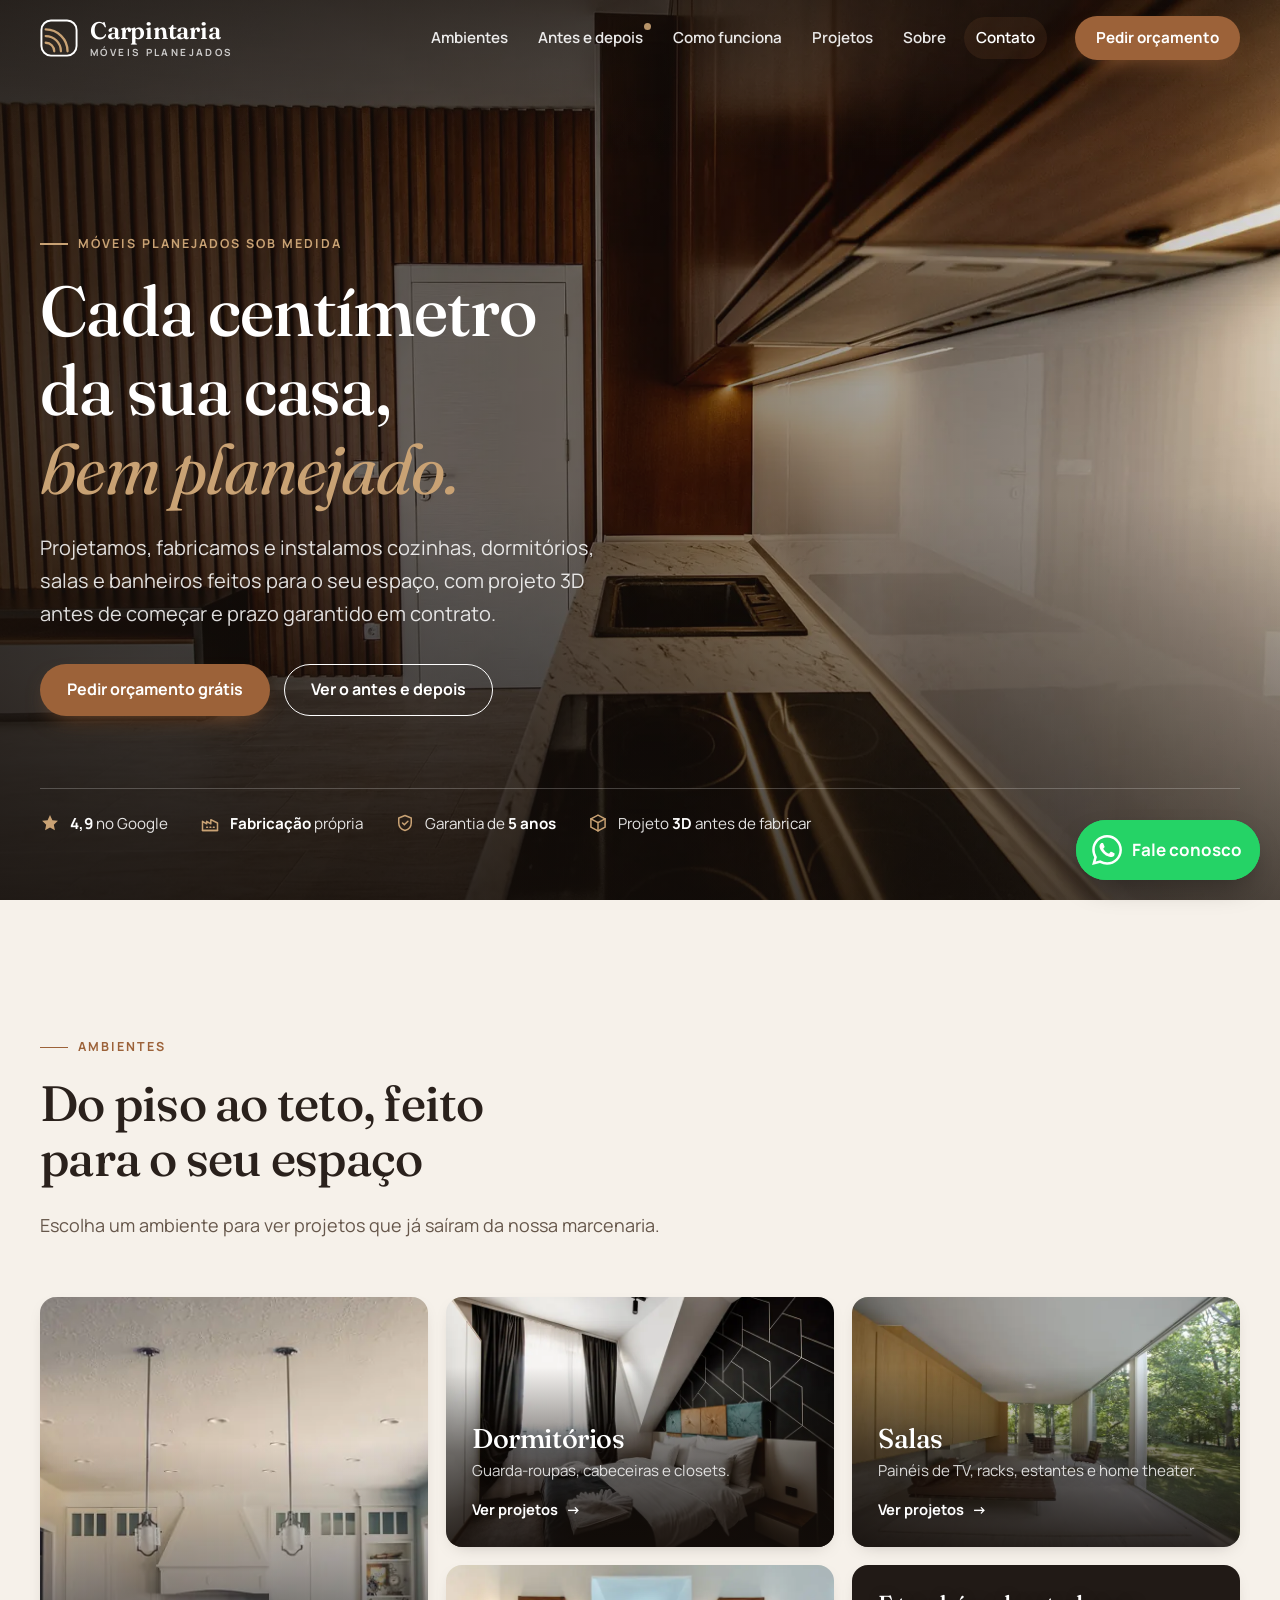
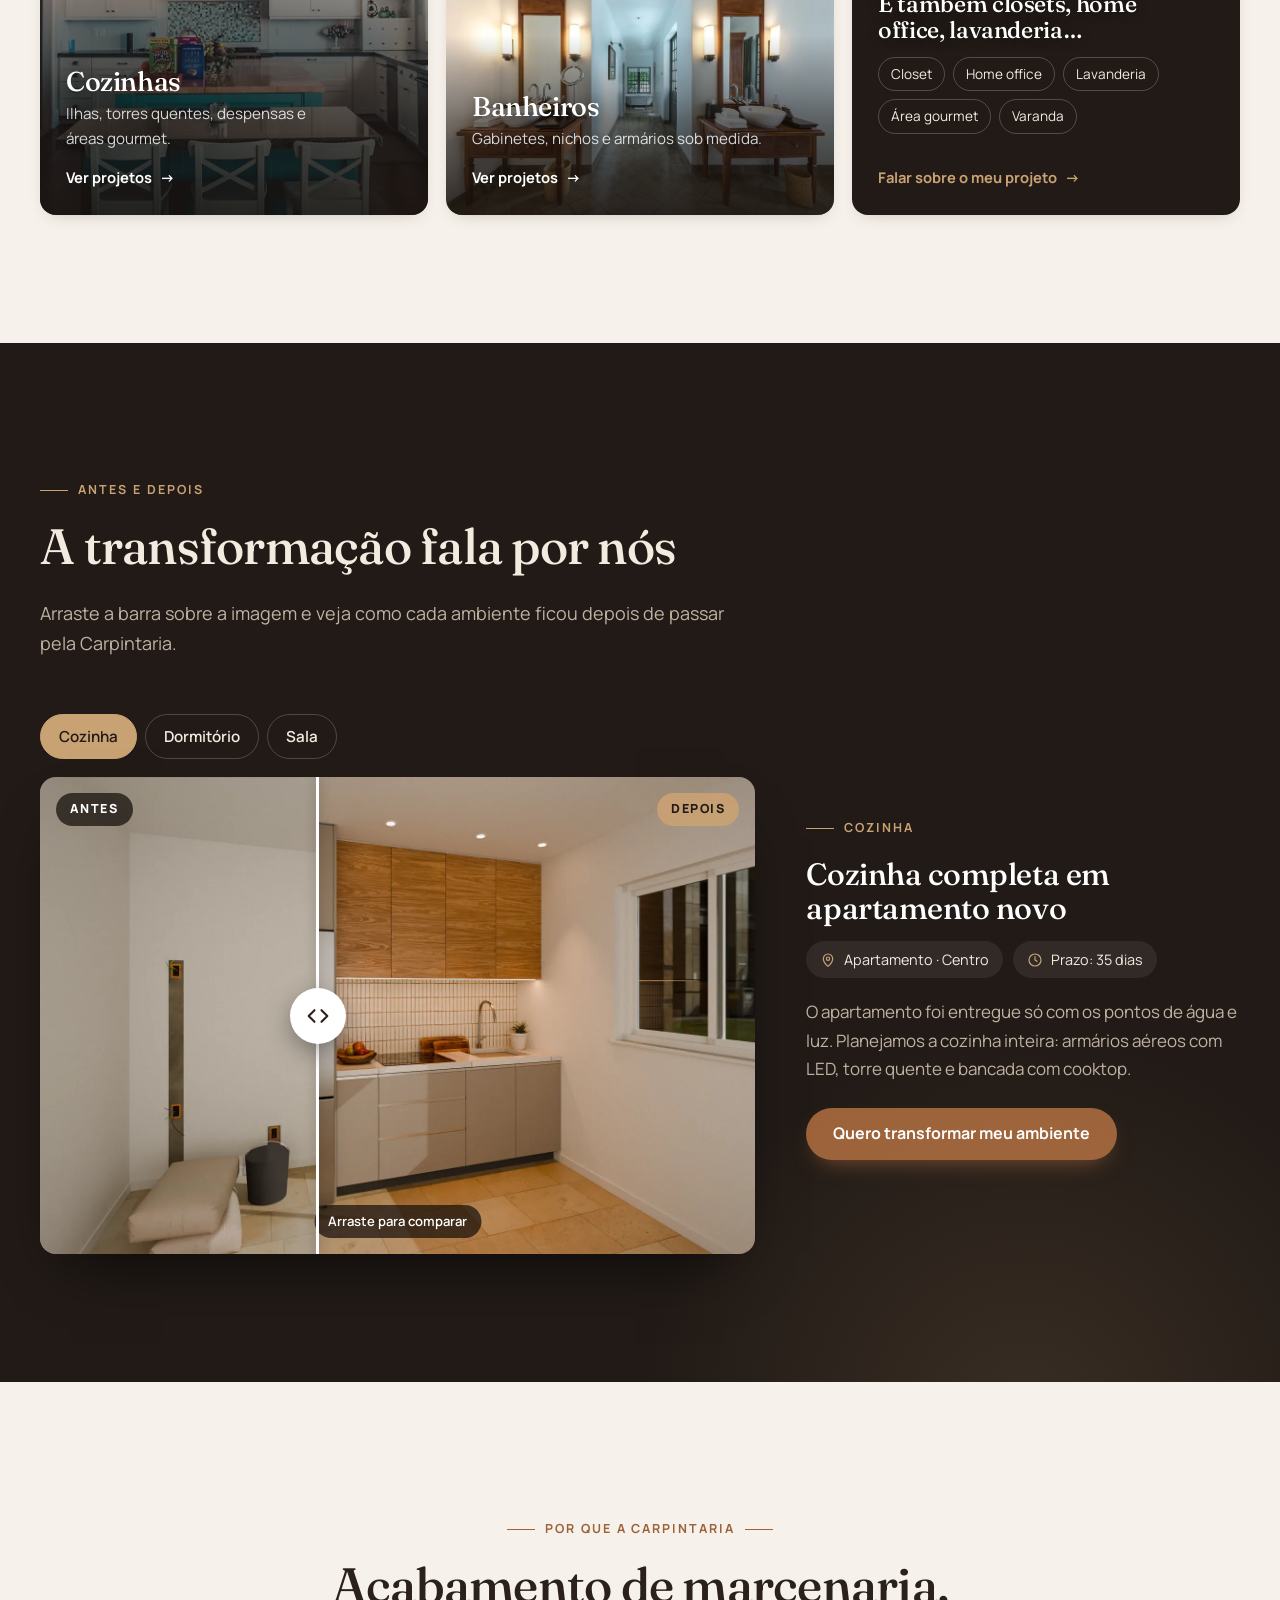
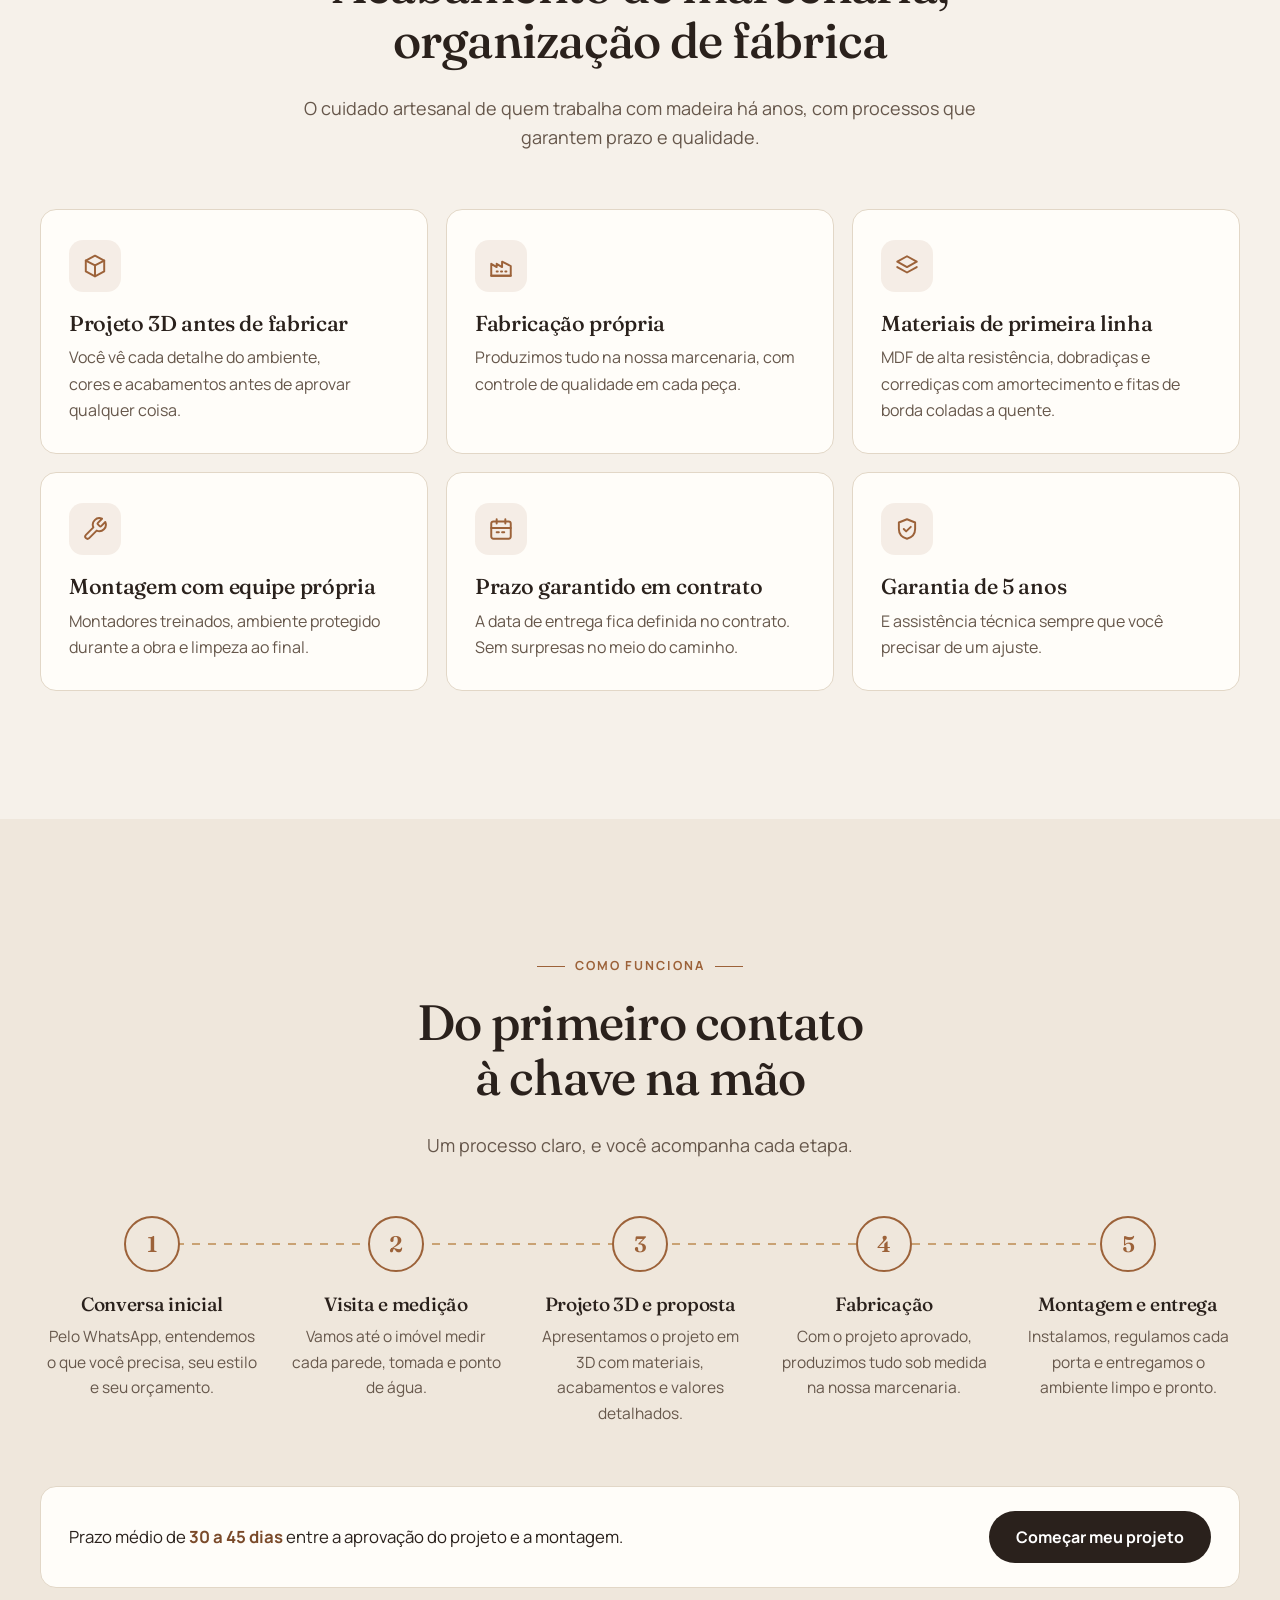
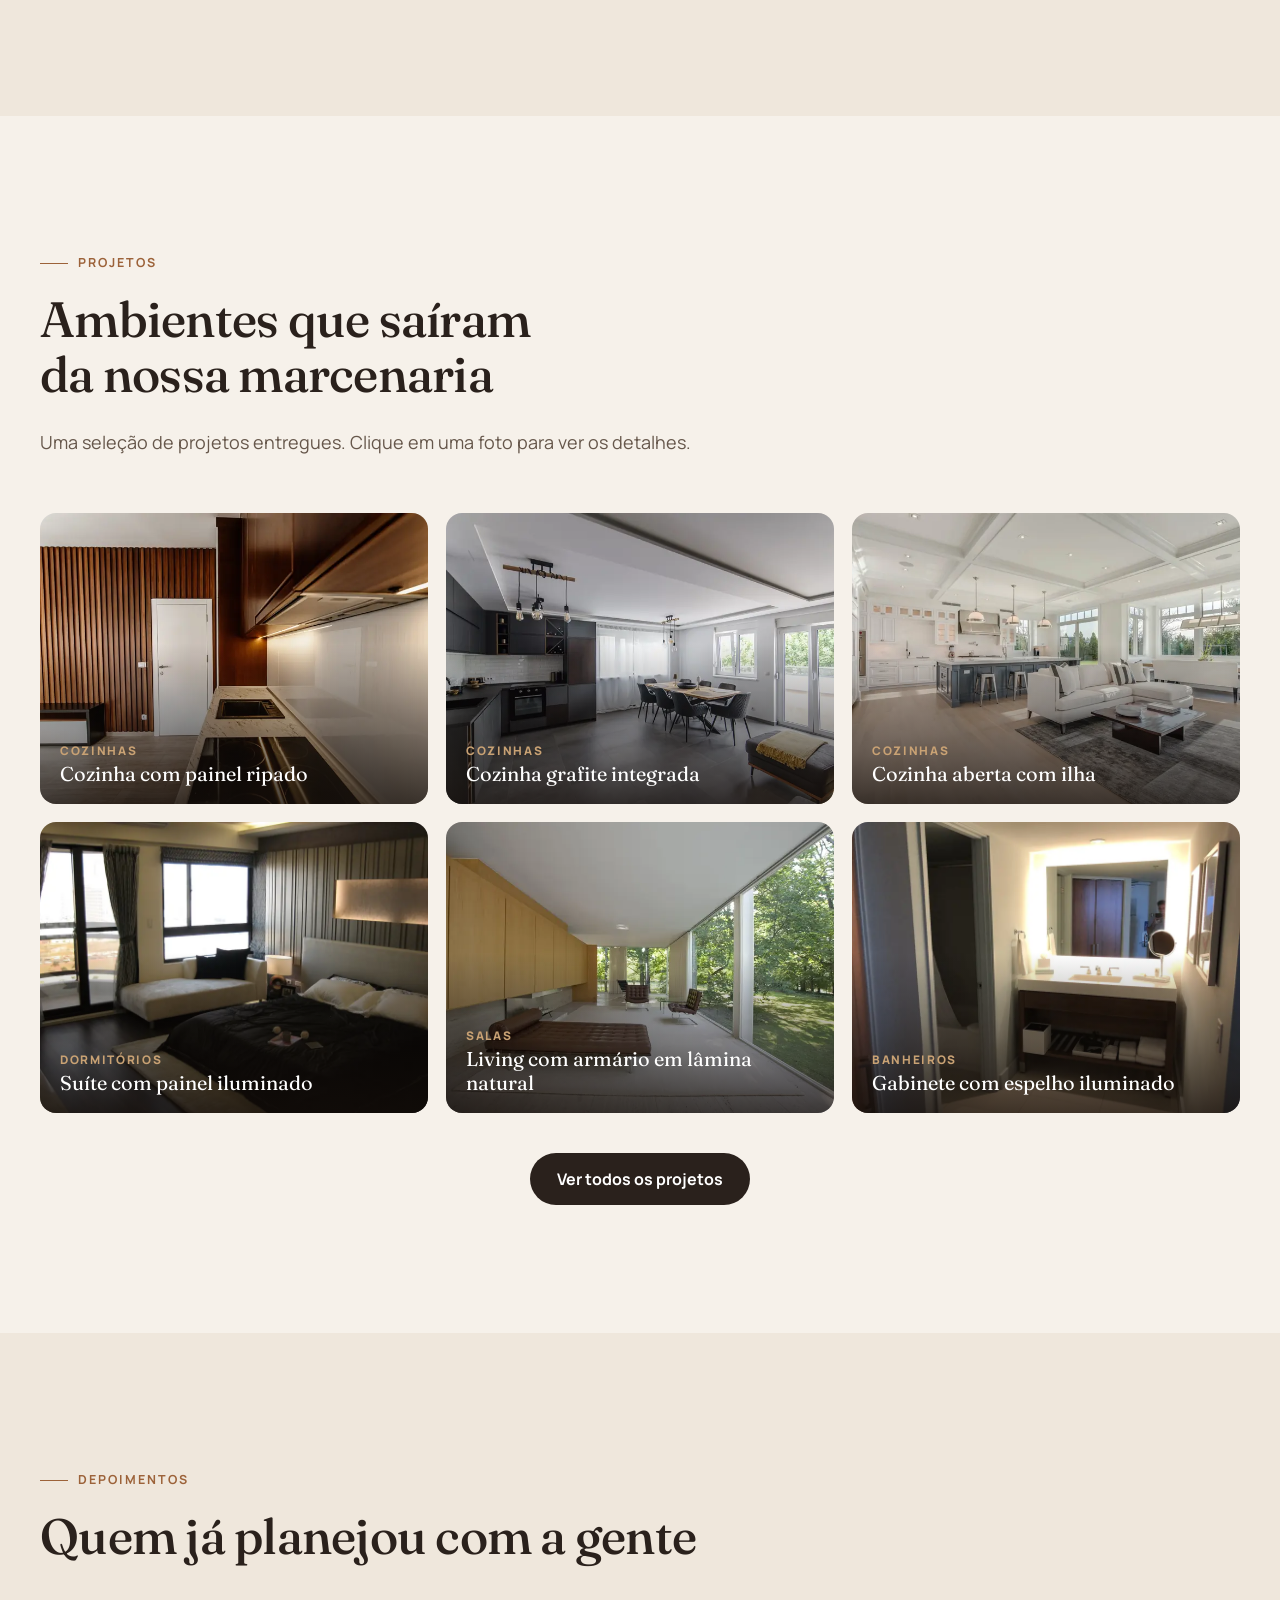
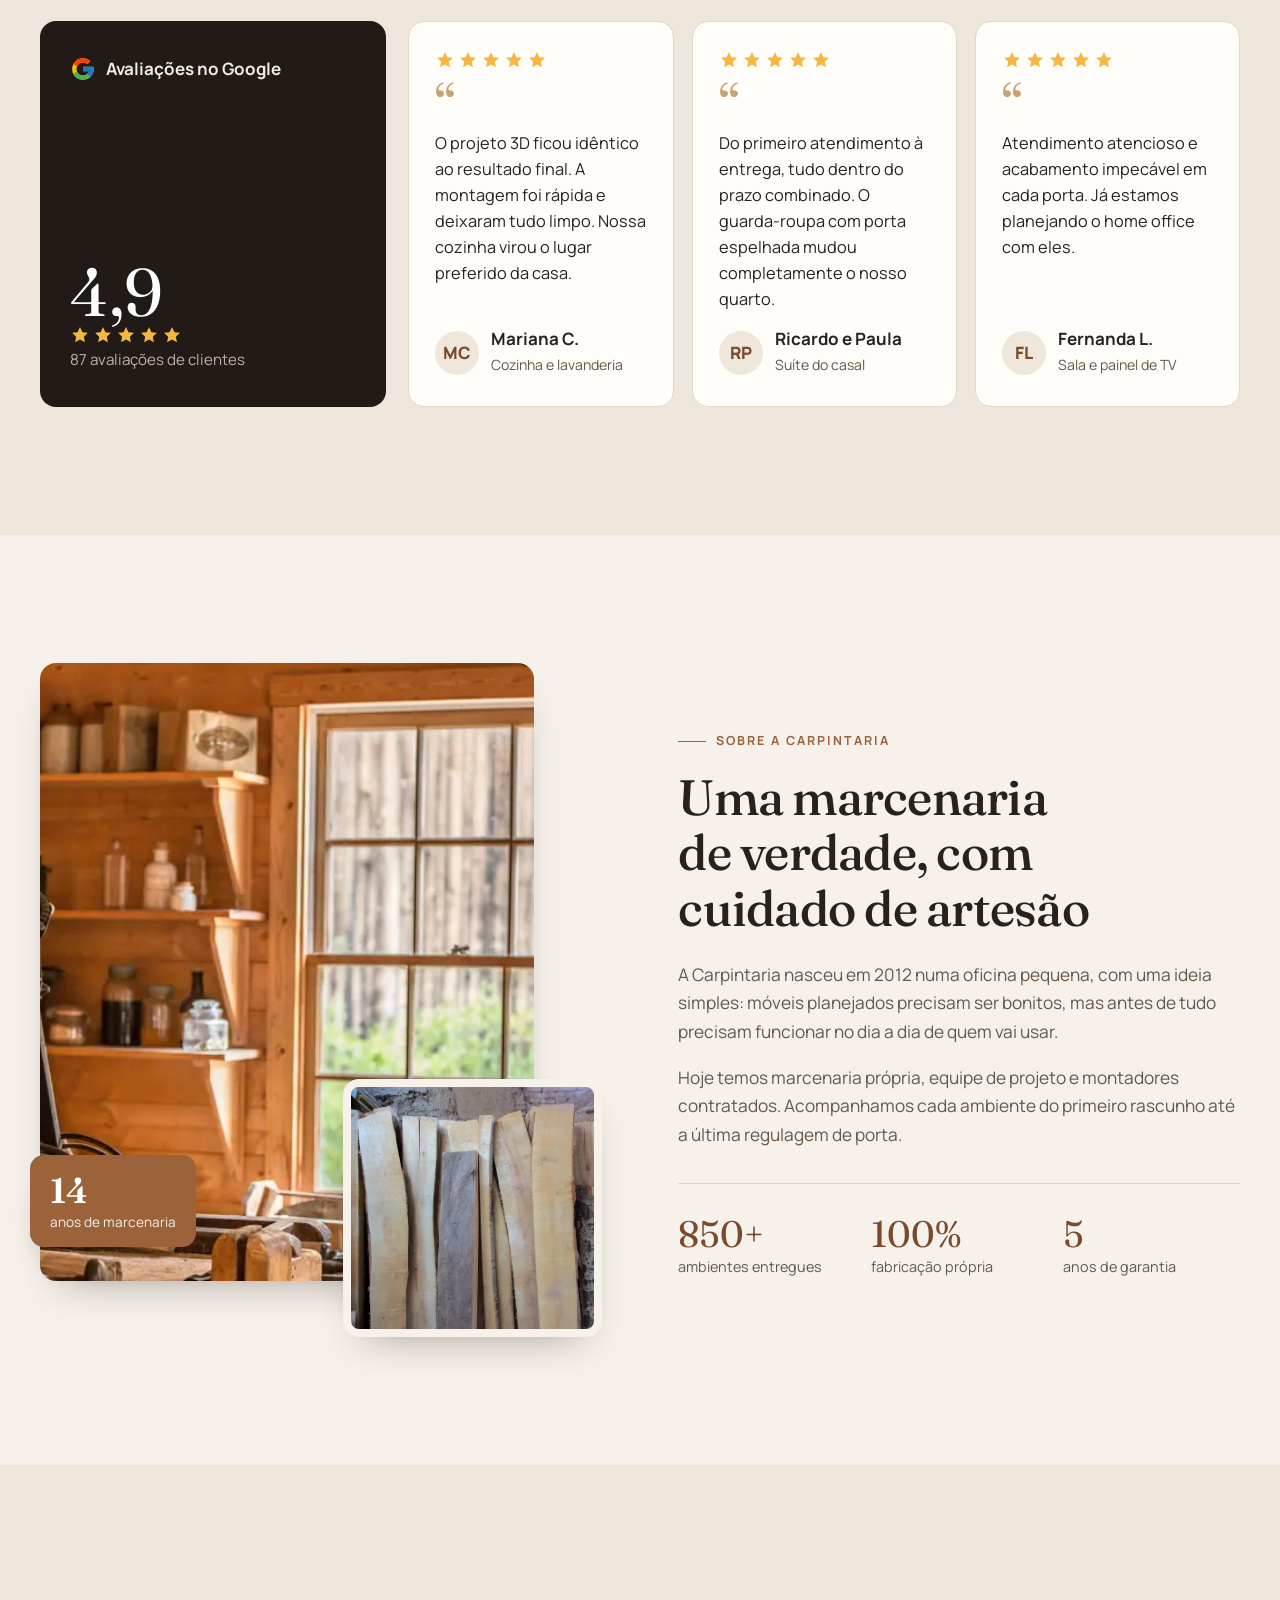
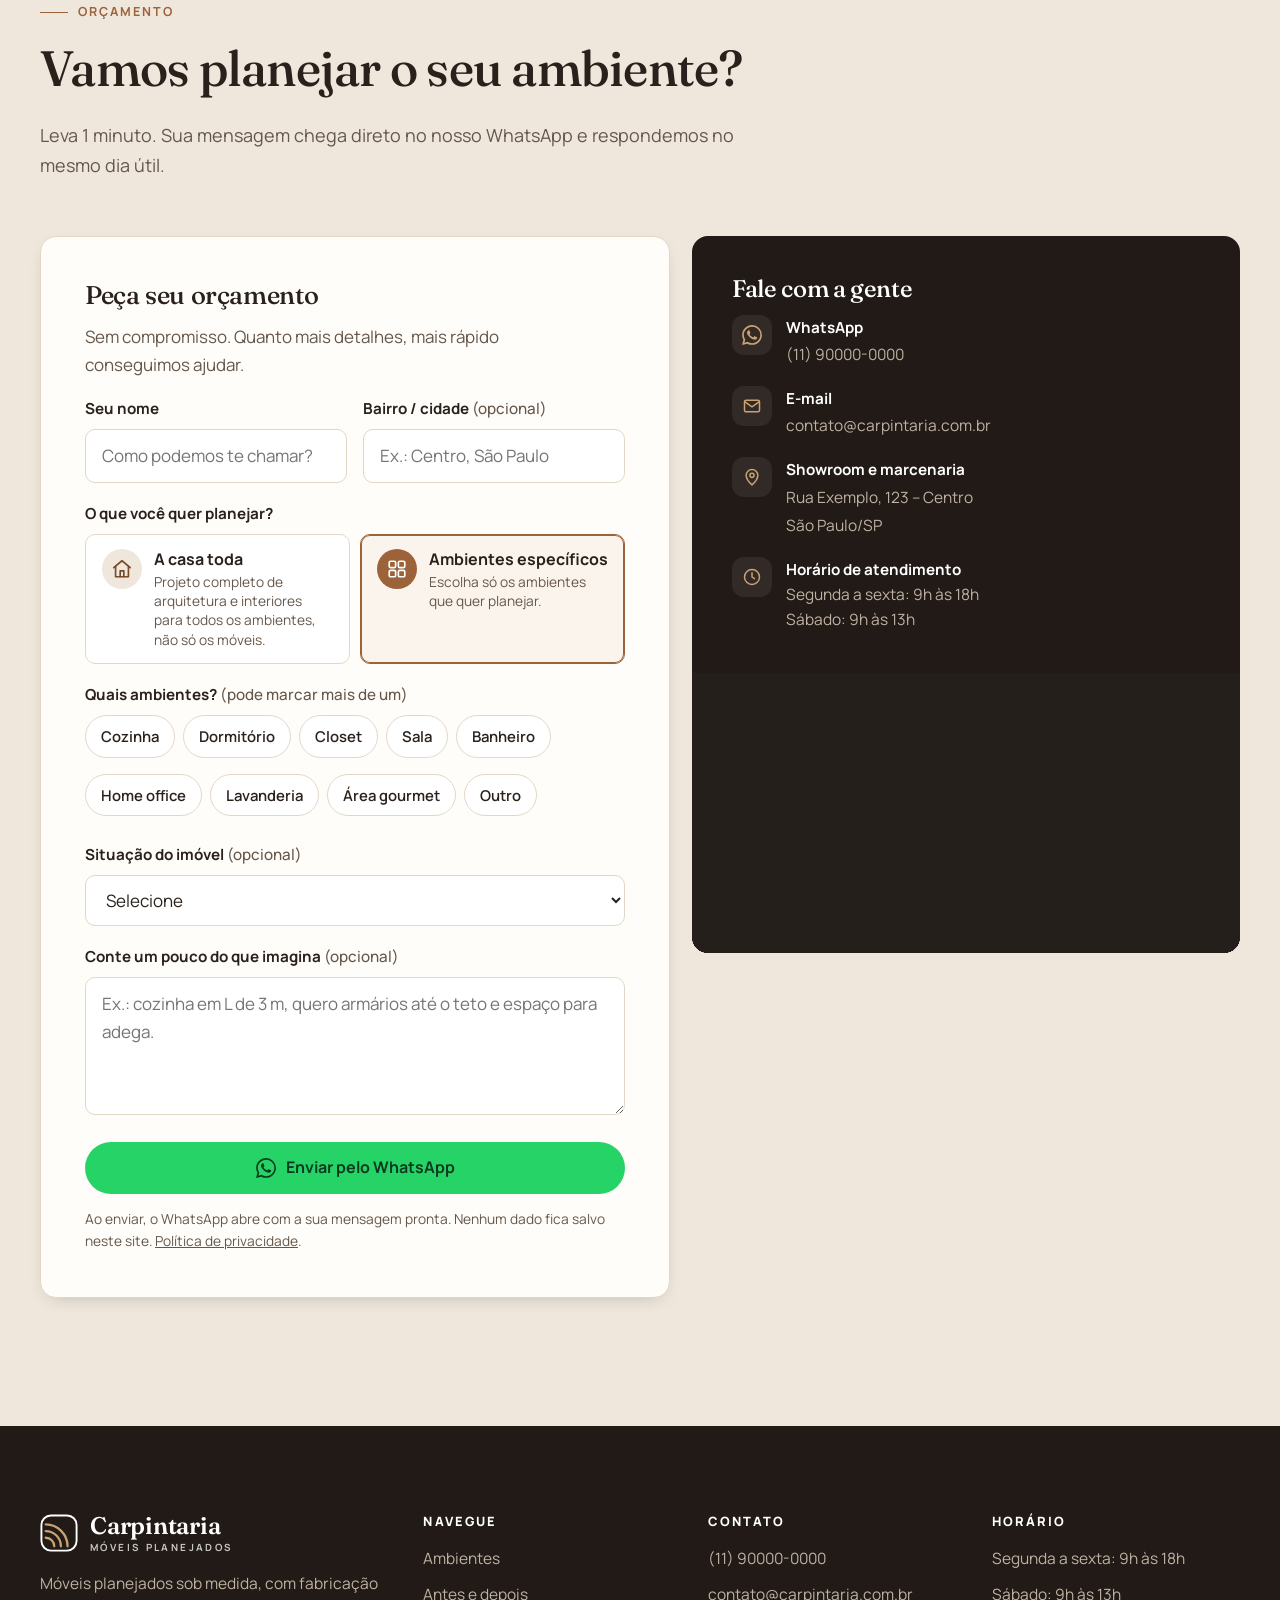
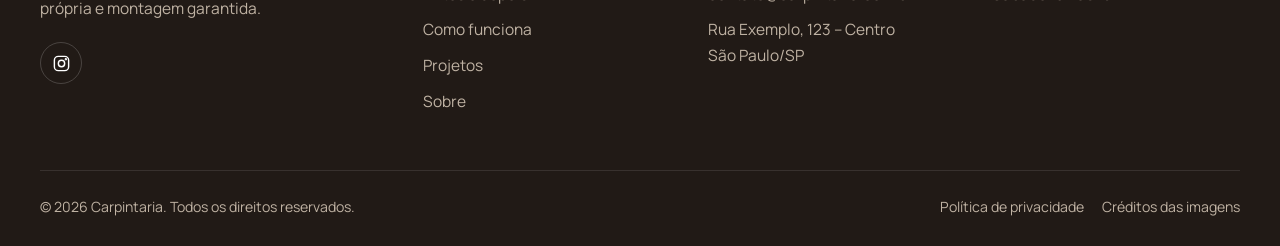
<file: site/index.html>
<!doctype html>
<html lang="pt-BR">
<head>
  <meta charset="utf-8">
  <meta name="viewport" content="width=device-width, initial-scale=1">
  <title>Carpintaria | Móveis Planejados sob Medida</title>
  <meta name="description" content="Móveis planejados sob medida para cozinhas, dormitórios, salas e banheiros. Projeto 3D, fabricação própria e montagem com garantia. Peça seu orçamento pelo WhatsApp.">
  <meta name="theme-color" content="#211A16">
  <link rel="icon" href="img/favicon.svg" type="image/svg+xml">
  <!-- Versão de prévia (conteúdo provisório): não aparece no Google. Remover quando o conteúdo real entrar. -->
  <meta name="robots" content="noindex">

  <!-- Prévia do link (WhatsApp, redes sociais). Se mudar de endereço, troque a URL base abaixo. -->
  <meta property="og:type" content="website">
  <meta property="og:locale" content="pt_BR">
  <meta property="og:url" content="https://pythonimpressionador.github.io/ProjetoMoveisPlanejados/">
  <meta property="og:title" content="Carpintaria | Móveis Planejados sob Medida">
  <meta property="og:description" content="Projeto 3D, fabricação própria e montagem com garantia. Peça seu orçamento pelo WhatsApp.">
  <meta property="og:image" content="https://pythonimpressionador.github.io/ProjetoMoveisPlanejados/img/og-home.jpg">
  <meta property="og:image:type" content="image/jpeg">
  <meta property="og:image:width" content="1200">
  <meta property="og:image:height" content="630">

  <link rel="preconnect" href="https://fonts.googleapis.com">
  <link rel="preconnect" href="https://fonts.gstatic.com" crossorigin>
  <link rel="stylesheet" href="https://fonts.googleapis.com/css2?family=Fraunces:ital,opsz,wght@0,9..144,400..600;1,9..144,400..600&family=Manrope:wght@400;500;600;700;800&display=swap">
  <link rel="preload" as="image" href="img/projetos/cozinha-01.webp" imagesrcset="img/projetos/cozinha-01-sm.webp 800w, img/projetos/cozinha-01.webp 1600w" imagesizes="100vw" fetchpriority="high">
  <link rel="stylesheet" href="css/style.css">

  <script>document.documentElement.classList.add("js");</script>
  <script src="js/config.js" defer></script>
  <script src="js/dados.js" defer></script>
  <script src="js/icones.js" defer></script>
  <script src="js/main.js" defer></script>
</head>
<body>
  <a class="skip-link" href="#conteudo">Pular para o conteúdo</a>

  <!-- ============ TOPO ============ -->
  <header class="header" data-header>
    <div class="container header__inner">
      <a class="logo" href="index.html" aria-label="Carpintaria — página inicial">
        <svg class="logo__mark" viewBox="0 0 40 40" aria-hidden="true"><rect x="1.5" y="1.5" width="37" height="37" rx="10" fill="none" stroke="currentColor" stroke-width="2"/><g fill="none" stroke="#C9A274" stroke-width="2.4" stroke-linecap="round"><path d="M6 25a9 9 0 0 1 9 9"/><path d="M6 18a16 16 0 0 1 16 16"/><path d="M6 11a23 23 0 0 1 23 23"/></g></svg>
        <span class="logo__text"><span class="logo__name">Carpintaria</span><span class="logo__tag">Móveis planejados</span></span>
      </a>

      <button class="menu-toggle" type="button" aria-expanded="false" aria-controls="menu" aria-label="Abrir menu" data-menu-toggle><span></span></button>

      <nav class="nav" id="menu" aria-label="Principal">
        <ul class="nav__list">
          <li><a class="nav__link" href="#ambientes">Ambientes</a></li>
          <li><a class="nav__link nav__link--destaque" href="#antes-e-depois">Antes e depois</a></li>
          <li><a class="nav__link" href="#como-funciona">Como funciona</a></li>
          <li><a class="nav__link" href="#projetos">Projetos</a></li>
          <li><a class="nav__link" href="#sobre">Sobre</a></li>
          <li><a class="nav__link" href="#contato">Contato</a></li>
          <li class="nav__cta-mobile"><a class="btn btn--primary btn--block" href="#orcamento">Pedir orçamento</a></li>
        </ul>
      </nav>

      <a class="btn btn--primary header__cta" href="#orcamento">Pedir orçamento</a>
    </div>
  </header>

  <main id="conteudo">

    <!-- ============ HERO ============ -->
    <section class="hero" id="inicio">
      <div class="hero__media">
        <img src="img/projetos/cozinha-01.webp"
             srcset="img/projetos/cozinha-01-sm.webp 800w, img/projetos/cozinha-01.webp 1600w" sizes="100vw"
             alt="Cozinha planejada com painel ripado em madeira e armários com iluminação embutida"
             width="1600" height="1068" fetchpriority="high">
      </div>
      <div class="container">
        <div class="hero__content">
          <span class="eyebrow">Móveis planejados sob medida</span>
          <h1>Cada centímetro da sua casa, <em>bem planejado.</em></h1>
          <p class="hero__lead">Projetamos, fabricamos e instalamos cozinhas, dormitórios, salas e banheiros feitos para o seu espaço, com projeto 3D antes de começar e prazo garantido em contrato.</p>
          <div class="hero__actions">
            <a class="btn btn--primary" href="#orcamento">Pedir orçamento grátis</a>
            <a class="btn btn--ghost" href="#antes-e-depois">Ver o antes e depois</a>
          </div>
        </div>
        <ul class="hero__trust">
          <li><svg aria-hidden="true"><use href="#i-star"/></svg><span><strong data-cfg="googleNota">4,9</strong> no Google</span></li>
          <li><svg aria-hidden="true"><use href="#i-factory"/></svg><span><strong>Fabricação</strong> própria</span></li>
          <li><svg aria-hidden="true"><use href="#i-shield"/></svg><span>Garantia de <strong><span data-cfg="garantia">5</span> anos</strong></span></li>
          <li><svg aria-hidden="true"><use href="#i-cube"/></svg><span>Projeto <strong>3D</strong> antes de fabricar</span></li>
        </ul>
      </div>
    </section>

    <!-- ============ AMBIENTES ============ -->
    <section class="section" id="ambientes">
      <div class="container">
        <div class="section-head reveal">
          <span class="eyebrow">Ambientes</span>
          <h2>Do piso ao teto, feito para o seu espaço</h2>
          <p>Escolha um ambiente para ver projetos que já saíram da nossa marcenaria.</p>
        </div>

        <div class="ambientes">
          <a class="amb amb--grande reveal" href="projetos.html?ambiente=cozinhas">
            <img src="img/projetos/cozinha-07-sm.webp" alt="" loading="lazy" width="800" height="534">
            <h3>Cozinhas</h3>
            <p>Ilhas, torres quentes, despensas e áreas gourmet.</p>
            <span class="amb__go">Ver projetos</span>
          </a>
          <a class="amb reveal" href="projetos.html?ambiente=dormitorios">
            <img src="img/projetos/dormitorio-01-sm.webp" alt="" loading="lazy" width="800" height="534">
            <h3>Dormitórios</h3>
            <p>Guarda-roupas, cabeceiras e closets.</p>
            <span class="amb__go">Ver projetos</span>
          </a>
          <a class="amb reveal" href="projetos.html?ambiente=salas">
            <img src="img/projetos/sala-02-sm.webp" alt="" loading="lazy" width="800" height="534">
            <h3>Salas</h3>
            <p>Painéis de TV, racks, estantes e home theater.</p>
            <span class="amb__go">Ver projetos</span>
          </a>
          <a class="amb reveal" href="projetos.html?ambiente=banheiros">
            <img src="img/projetos/banheiro-01-sm.webp" alt="" loading="lazy" width="800" height="534">
            <h3>Banheiros</h3>
            <p>Gabinetes, nichos e armários sob medida.</p>
            <span class="amb__go">Ver projetos</span>
          </a>
          <a class="amb amb--cta reveal" href="#orcamento">
            <div>
              <h3>E também closets, home office, lavanderia…</h3>
              <ul class="tags">
                <li>Closet</li><li>Home office</li><li>Lavanderia</li><li>Área gourmet</li><li>Varanda</li>
              </ul>
            </div>
            <span class="amb__go">Falar sobre o meu projeto</span>
          </a>
        </div>
      </div>
    </section>

    <!-- ============ ANTES E DEPOIS ============ -->
    <section class="section transform" id="antes-e-depois">
      <div class="container">
        <div class="section-head reveal">
          <span class="eyebrow">Antes e depois</span>
          <h2>A transformação fala por nós</h2>
          <p>Arraste a barra sobre a imagem e veja como cada ambiente ficou depois de passar pela Carpintaria.</p>
        </div>

        <div class="transform__grid reveal" data-ba>
          <div>
            <div class="ba-tabs" role="tablist" aria-label="Escolha o ambiente" data-ba-tabs></div>
            <figure class="ba" data-ba-figure>
              <img class="ba__img ba__img--depois" src="img/antes-depois/cozinha-depois.webp" alt="Depois: cozinha com armários planejados" width="1500" height="1000" data-ba-depois>
              <img class="ba__img ba__img--antes" src="img/antes-depois/cozinha-antes.webp" alt="Antes: cozinha sem móveis, com canos e fios expostos" width="1500" height="1000" data-ba-antes>
              <span class="ba__tag ba__tag--antes">Antes</span>
              <span class="ba__tag ba__tag--depois">Depois</span>
              <input class="ba__range" type="range" min="0" max="100" value="50" step="1" aria-label="Comparar antes e depois: use as setas para mover a divisão" data-ba-range>
              <div class="ba__handle" aria-hidden="true"><span class="ba__knob"><svg><use href="#i-arrows"/></svg></span></div>
              <span class="ba__hint" aria-hidden="true">Arraste para comparar</span>
            </figure>
          </div>
          <div class="ba-info" data-ba-info aria-live="polite"></div>
        </div>
      </div>
    </section>

    <!-- ============ DIFERENCIAIS ============ -->
    <section class="section" id="diferenciais">
      <div class="container">
        <div class="section-head section-head--center reveal">
          <span class="eyebrow">Por que a Carpintaria</span>
          <h2>Acabamento de marcenaria, organização de fábrica</h2>
          <p>O cuidado artesanal de quem trabalha com madeira há anos, com processos que garantem prazo e qualidade.</p>
        </div>
        <div class="difs">
          <article class="dif reveal">
            <div class="dif__icon"><svg aria-hidden="true"><use href="#i-cube"/></svg></div>
            <h3>Projeto 3D antes de fabricar</h3>
            <p>Você vê cada detalhe do ambiente, cores e acabamentos antes de aprovar qualquer coisa.</p>
          </article>
          <article class="dif reveal">
            <div class="dif__icon"><svg aria-hidden="true"><use href="#i-factory"/></svg></div>
            <h3>Fabricação própria</h3>
            <p>Produzimos tudo na nossa marcenaria, com controle de qualidade em cada peça.</p>
          </article>
          <article class="dif reveal">
            <div class="dif__icon"><svg aria-hidden="true"><use href="#i-layers"/></svg></div>
            <h3>Materiais de primeira linha</h3>
            <p>MDF de alta resistência, dobradiças e corrediças com amortecimento e fitas de borda coladas a quente.</p>
          </article>
          <article class="dif reveal">
            <div class="dif__icon"><svg aria-hidden="true"><use href="#i-wrench"/></svg></div>
            <h3>Montagem com equipe própria</h3>
            <p>Montadores treinados, ambiente protegido durante a obra e limpeza ao final.</p>
          </article>
          <article class="dif reveal">
            <div class="dif__icon"><svg aria-hidden="true"><use href="#i-calendar"/></svg></div>
            <h3>Prazo garantido em contrato</h3>
            <p>A data de entrega fica definida no contrato. Sem surpresas no meio do caminho.</p>
          </article>
          <article class="dif reveal">
            <div class="dif__icon"><svg aria-hidden="true"><use href="#i-shield"/></svg></div>
            <h3>Garantia de <span data-cfg="garantia">5</span> anos</h3>
            <p>E assistência técnica sempre que você precisar de um ajuste.</p>
          </article>
        </div>
      </div>
    </section>

    <!-- ============ COMO FUNCIONA ============ -->
    <section class="section section--alt" id="como-funciona">
      <div class="container">
        <div class="section-head section-head--center reveal">
          <span class="eyebrow">Como funciona</span>
          <h2>Do primeiro contato à chave na mão</h2>
          <p>Um processo claro, e você acompanha cada etapa.</p>
        </div>
        <ol class="steps">
          <li class="step reveal">
            <span class="step__num">1</span>
            <div><h3>Conversa inicial</h3><p>Pelo WhatsApp, entendemos o que você precisa, seu estilo e seu orçamento.</p></div>
          </li>
          <li class="step reveal">
            <span class="step__num">2</span>
            <div><h3>Visita e medição</h3><p>Vamos até o imóvel medir cada parede, tomada e ponto de água.</p></div>
          </li>
          <li class="step reveal">
            <span class="step__num">3</span>
            <div><h3>Projeto 3D e proposta</h3><p>Apresentamos o projeto em 3D com materiais, acabamentos e valores detalhados.</p></div>
          </li>
          <li class="step reveal">
            <span class="step__num">4</span>
            <div><h3>Fabricação</h3><p>Com o projeto aprovado, produzimos tudo sob medida na nossa marcenaria.</p></div>
          </li>
          <li class="step reveal">
            <span class="step__num">5</span>
            <div><h3>Montagem e entrega</h3><p>Instalamos, regulamos cada porta e entregamos o ambiente limpo e pronto.</p></div>
          </li>
        </ol>
        <div class="steps-note reveal">
          <p>Prazo médio de <strong>30 a 45 dias</strong> entre a aprovação do projeto e a montagem.</p>
          <a class="btn btn--dark" href="#orcamento">Começar meu projeto</a>
        </div>
      </div>
    </section>

    <!-- ============ PROJETOS EM DESTAQUE ============ -->
    <section class="section" id="projetos">
      <div class="container">
        <div class="section-head reveal">
          <span class="eyebrow">Projetos</span>
          <h2>Ambientes que saíram da nossa marcenaria</h2>
          <p>Uma seleção de projetos entregues. Clique em uma foto para ver os detalhes.</p>
        </div>
        <div class="proj-grid" data-destaques></div>
        <noscript><p>Ative o JavaScript para ver a galeria de projetos.</p></noscript>
        <div class="proj-more">
          <a class="btn btn--dark" href="projetos.html">Ver todos os projetos</a>
        </div>
      </div>
    </section>

    <!-- ============ DEPOIMENTOS ============ -->
    <section class="section section--alt" id="depoimentos">
      <div class="container">
        <div class="section-head reveal">
          <span class="eyebrow">Depoimentos</span>
          <h2>Quem já planejou com a gente</h2>
        </div>
        <div class="depo-grid">
          <div class="google-card reveal">
            <div class="google-card__brand">
              <svg viewBox="0 0 48 48" aria-hidden="true"><path fill="#FFC107" d="M43.6 20.1H42V20H24v8h11.3C33.7 32.7 29.2 36 24 36c-6.6 0-12-5.4-12-12s5.4-12 12-12c3.1 0 5.8 1.2 8 3l5.7-5.7C34 6.1 29.3 4 24 4 13 4 4 13 4 24s9 20 20 20 20-9 20-20c0-1.3-.1-2.6-.4-3.9z"/><path fill="#FF3D00" d="m6.3 14.7 6.6 4.8C14.7 15.1 19 12 24 12c3.1 0 5.8 1.2 8 3l5.7-5.7C34 6.1 29.3 4 24 4 16.3 4 9.7 8.3 6.3 14.7z"/><path fill="#4CAF50" d="M24 44c5.2 0 9.9-2 13.4-5.2l-6.2-5.2A11.9 11.9 0 0 1 24 36c-5.2 0-9.6-3.3-11.3-7.9l-6.5 5C9.5 39.6 16.2 44 24 44z"/><path fill="#1976D2" d="M43.6 20.1H42V20H24v8h11.3a12 12 0 0 1-4.1 5.6l6.2 5.2C37 39.2 44 34 44 24c0-1.3-.1-2.6-.4-3.9z"/></svg>
              Avaliações no Google
            </div>
            <div>
              <div class="google-card__nota"><span data-cfg="googleNota">4,9</span><span class="sr-only"> de 5</span></div>
              <div class="stars" aria-hidden="true"><svg><use href="#i-star"/></svg><svg><use href="#i-star"/></svg><svg><use href="#i-star"/></svg><svg><use href="#i-star"/></svg><svg><use href="#i-star"/></svg></div>
              <small><span data-cfg="googleAvaliacoes">87</span> avaliações de clientes</small>
            </div>
            <a class="btn btn--ghost" href="#" target="_blank" rel="noopener" data-google-link>Ver no Google</a>
          </div>
          <div class="depos" data-depoimentos></div>
        </div>
      </div>
    </section>

    <!-- ============ SOBRE ============ -->
    <section class="section" id="sobre">
      <div class="container sobre">
        <div class="sobre__media reveal">
          <img class="sobre__img-1" src="img/sobre/oficina-01-sm.webp" alt="Interior da marcenaria com bancada, ferramentas e prateleiras de madeira" loading="lazy" width="800" height="1000">
          <img class="sobre__img-2" src="img/sobre/oficina-02-sm.webp" alt="Tábuas de madeira natural separadas para produção" loading="lazy" width="600" height="600">
          <div class="sobre__badge"><strong data-cfg="anos">13</strong><span>anos de marcenaria</span></div>
        </div>
        <div class="sobre__text reveal">
          <span class="eyebrow">Sobre a Carpintaria</span>
          <h2>Uma marcenaria de verdade, com cuidado de artesão</h2>
          <p>A Carpintaria nasceu em <span data-cfg="anoFundacao">2012</span> numa oficina pequena, com uma ideia simples: móveis planejados precisam ser bonitos, mas antes de tudo precisam funcionar no dia a dia de quem vai usar.</p>
          <p>Hoje temos marcenaria própria, equipe de projeto e montadores contratados. Acompanhamos cada ambiente do primeiro rascunho até a última regulagem de porta.</p>
          <dl class="stats">
            <div><dt>ambientes entregues</dt><dd data-cfg="entregues">850+</dd></div>
            <div><dt>fabricação própria</dt><dd>100%</dd></div>
            <div><dt>anos de garantia</dt><dd data-cfg="garantia">5</dd></div>
          </dl>
        </div>
      </div>
    </section>

    <!-- ============ ORÇAMENTO + CONTATO ============ -->
    <section class="section section--alt" id="orcamento">
      <div class="container">
        <div class="section-head reveal">
          <span class="eyebrow">Orçamento</span>
          <h2>Vamos planejar o seu ambiente?</h2>
          <p>Leva 1 minuto. Sua mensagem chega direto no nosso WhatsApp e respondemos no mesmo dia útil.</p>
        </div>

        <div class="orc">
          <form class="form-card reveal" id="form-orcamento" novalidate data-form>
            <h3>Peça seu orçamento</h3>
            <p>Sem compromisso. Quanto mais detalhes, mais rápido conseguimos ajudar.</p>

            <div class="field-row">
              <div class="field">
                <label for="f-nome">Seu nome</label>
                <input class="input" id="f-nome" name="nome" type="text" autocomplete="name" required placeholder="Como podemos te chamar?" aria-describedby="f-nome-erro">
                <p class="field__erro" id="f-nome-erro" hidden>Por favor, informe seu nome.</p>
              </div>
              <div class="field">
                <label for="f-local">Bairro / cidade <span class="opt">(opcional)</span></label>
                <input class="input" id="f-local" name="local" type="text" autocomplete="address-level2" placeholder="Ex.: Centro, São Paulo">
              </div>
            </div>

            <fieldset class="field">
              <legend>O que você quer planejar?</legend>
              <div class="tipos">
                <label class="tipo">
                  <input type="radio" name="tipo" value="casa">
                  <span class="tipo__box">
                    <span class="tipo__ic"><svg aria-hidden="true"><use href="#i-house"/></svg></span>
                    <span class="tipo__tit">A casa toda</span>
                    <span class="tipo__desc">Projeto completo de arquitetura e interiores para todos os ambientes, não só os móveis.</span>
                  </span>
                </label>
                <label class="tipo">
                  <input type="radio" name="tipo" value="ambientes" checked>
                  <span class="tipo__box">
                    <span class="tipo__ic"><svg aria-hidden="true"><use href="#i-grid"/></svg></span>
                    <span class="tipo__tit">Ambientes específicos</span>
                    <span class="tipo__desc">Escolha só os ambientes que quer planejar.</span>
                  </span>
                </label>
              </div>
            </fieldset>

            <fieldset class="field" data-ambientes>
              <legend>Quais ambientes? <span class="opt">(pode marcar mais de um)</span></legend>
              <div class="chips">
                <label class="chip"><input type="checkbox" name="ambientes" value="Cozinha"><span>Cozinha</span></label>
                <label class="chip"><input type="checkbox" name="ambientes" value="Dormitório"><span>Dormitório</span></label>
                <label class="chip"><input type="checkbox" name="ambientes" value="Closet"><span>Closet</span></label>
                <label class="chip"><input type="checkbox" name="ambientes" value="Sala"><span>Sala</span></label>
                <label class="chip"><input type="checkbox" name="ambientes" value="Banheiro"><span>Banheiro</span></label>
                <label class="chip"><input type="checkbox" name="ambientes" value="Home office"><span>Home office</span></label>
                <label class="chip"><input type="checkbox" name="ambientes" value="Lavanderia"><span>Lavanderia</span></label>
                <label class="chip"><input type="checkbox" name="ambientes" value="Área gourmet"><span>Área gourmet</span></label>
                <label class="chip"><input type="checkbox" name="ambientes" value="Outro"><span>Outro</span></label>
              </div>
            </fieldset>

            <div class="field">
              <label for="f-imovel">Situação do imóvel <span class="opt">(opcional)</span></label>
              <select class="input" id="f-imovel" name="imovel">
                <option value="">Selecione</option>
                <option>Imóvel novo / na planta</option>
                <option>Imóvel em reforma</option>
                <option>Quero trocar os móveis atuais</option>
              </select>
            </div>

            <div class="field">
              <label for="f-msg">Conte um pouco do que imagina <span class="opt">(opcional)</span></label>
              <textarea class="input" id="f-msg" name="mensagem" rows="4" placeholder="Ex.: cozinha em L de 3 m, quero armários até o teto e espaço para adega."></textarea>
            </div>

            <button class="btn btn--whats btn--block" type="submit"><svg aria-hidden="true"><use href="#i-whats"/></svg>Enviar pelo WhatsApp</button>
            <p class="form-note">Ao enviar, o WhatsApp abre com a sua mensagem pronta. Nenhum dado fica salvo neste site. <a href="privacidade.html">Política de privacidade</a>.</p>
            <div class="form-ok" role="status" data-form-ok hidden></div>
          </form>

          <aside class="contato-card reveal" id="contato" aria-labelledby="contato-titulo">
            <div class="contato-card__body">
              <h3 id="contato-titulo">Fale com a gente</h3>
              <ul class="contato-list">
                <li>
                  <span class="ic"><svg aria-hidden="true"><use href="#i-whats"/></svg></span>
                  <div><strong>WhatsApp</strong><a href="#" data-whats data-cfg="telefone">(11) 90000-0000</a></div>
                </li>
                <li>
                  <span class="ic"><svg aria-hidden="true"><use href="#i-mail"/></svg></span>
                  <div><strong>E-mail</strong><a href="#" data-email data-cfg="email">contato@carpintaria.com.br</a></div>
                </li>
                <li>
                  <span class="ic"><svg aria-hidden="true"><use href="#i-pin"/></svg></span>
                  <div><strong>Showroom e marcenaria</strong><span data-cfg="endereco">Rua Exemplo, 123 – Centro</span><br><span data-cfg="cidade">São Paulo/SP</span></div>
                </li>
                <li>
                  <span class="ic"><svg aria-hidden="true"><use href="#i-clock"/></svg></span>
                  <div><strong>Horário de atendimento</strong><ul data-cfg-list="horarios"></ul></div>
                </li>
              </ul>
            </div>
            <iframe class="mapa" title="Mapa com a localização do showroom" loading="lazy" referrerpolicy="no-referrer-when-downgrade" data-mapa></iframe>
          </aside>
        </div>
      </div>
    </section>
  </main>

  <!-- ============ RODAPÉ ============ -->
  <footer class="footer">
    <div class="container">
      <div class="footer__grid">
        <div>
          <a class="logo" href="index.html" aria-label="Carpintaria — página inicial">
            <svg class="logo__mark" viewBox="0 0 40 40" aria-hidden="true"><rect x="1.5" y="1.5" width="37" height="37" rx="10" fill="none" stroke="currentColor" stroke-width="2"/><g fill="none" stroke="#C9A274" stroke-width="2.4" stroke-linecap="round"><path d="M6 25a9 9 0 0 1 9 9"/><path d="M6 18a16 16 0 0 1 16 16"/><path d="M6 11a23 23 0 0 1 23 23"/></g></svg>
            <span class="logo__text"><span class="logo__name">Carpintaria</span><span class="logo__tag">Móveis planejados</span></span>
          </a>
          <p>Móveis planejados sob medida, com fabricação própria e montagem garantida.</p>
          <div class="social">
            <a href="#" target="_blank" rel="noopener" aria-label="Instagram" data-social="instagram"><svg aria-hidden="true"><use href="#i-instagram"/></svg></a>
            <a href="#" target="_blank" rel="noopener" aria-label="Facebook" data-social="facebook"><svg aria-hidden="true"><use href="#i-facebook"/></svg></a>
          </div>
        </div>
        <div>
          <h4>Navegue</h4>
          <ul>
            <li><a href="index.html#ambientes">Ambientes</a></li>
            <li><a href="index.html#antes-e-depois">Antes e depois</a></li>
            <li><a href="index.html#como-funciona">Como funciona</a></li>
            <li><a href="projetos.html">Projetos</a></li>
            <li><a href="index.html#sobre">Sobre</a></li>
          </ul>
        </div>
        <div>
          <h4>Contato</h4>
          <ul>
            <li><a href="#" data-whats data-cfg="telefone">(11) 90000-0000</a></li>
            <li><a href="#" data-email data-cfg="email">contato@carpintaria.com.br</a></li>
            <li><span data-cfg="endereco">Rua Exemplo, 123 – Centro</span><br><span data-cfg="cidade">São Paulo/SP</span></li>
          </ul>
        </div>
        <div>
          <h4>Horário</h4>
          <ul data-cfg-list="horarios"></ul>
        </div>
      </div>
      <div class="footer__bottom">
        <span>© <span data-cfg="ano">2026</span> <span data-cfg="nome">Carpintaria</span>. Todos os direitos reservados.</span>
        <nav aria-label="Links legais">
          <a href="privacidade.html">Política de privacidade</a>
          <a href="creditos.html">Créditos das imagens</a>
        </nav>
      </div>
    </div>
  </footer>

  <a class="whats-float" href="#" data-whats aria-label="Conversar pelo WhatsApp"><svg aria-hidden="true"><use href="#i-whats"/></svg><span>Fale conosco</span></a>

  <!-- ============ JANELA DE PROJETO (lightbox) ============ -->
  <dialog class="lightbox" aria-labelledby="lb-titulo" data-lightbox>
    <div class="lightbox__media" data-lb-media>
      <img alt="" data-lb-img>
      <button class="lb-btn lb-prev" type="button" aria-label="Projeto anterior" data-lb-prev><svg aria-hidden="true"><use href="#i-chev-left"/></svg></button>
      <button class="lb-btn lb-next" type="button" aria-label="Próximo projeto" data-lb-next><svg aria-hidden="true"><use href="#i-chev-right"/></svg></button>
    </div>
    <div class="lightbox__body">
      <span class="proj__amb" data-lb-amb></span>
      <h3 id="lb-titulo" data-lb-titulo></h3>
      <p class="lightbox__local"><svg aria-hidden="true"><use href="#i-pin"/></svg><span data-lb-local></span></p>
      <p data-lb-desc></p>
      <a class="btn btn--whats" href="#" target="_blank" rel="noopener" data-lb-cta><svg aria-hidden="true"><use href="#i-whats"/></svg>Quero um projeto assim</a>
      <span class="lightbox__count" data-lb-count></span>
    </div>
    <button class="lb-btn lb-close" type="button" aria-label="Fechar" data-lb-close><svg aria-hidden="true"><use href="#i-close"/></svg></button>
  </dialog>
</body>
</html>
</file>
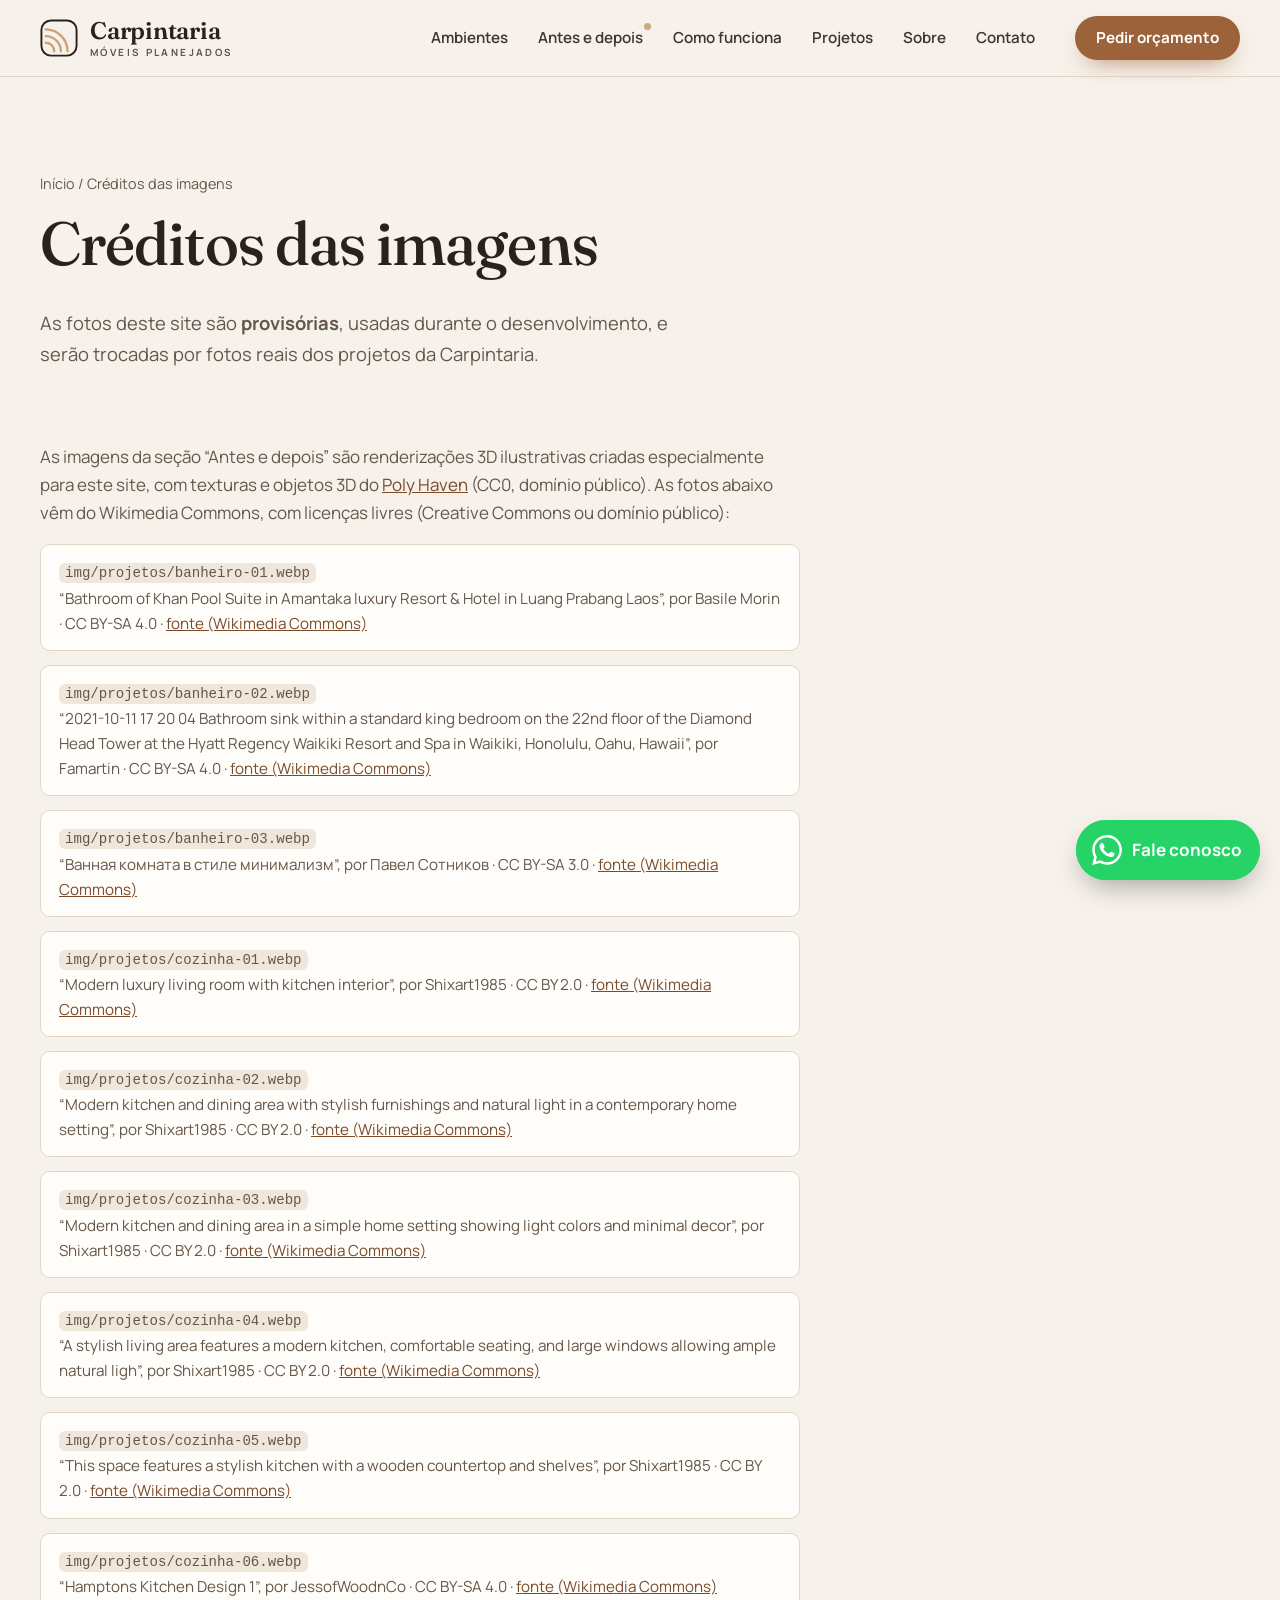
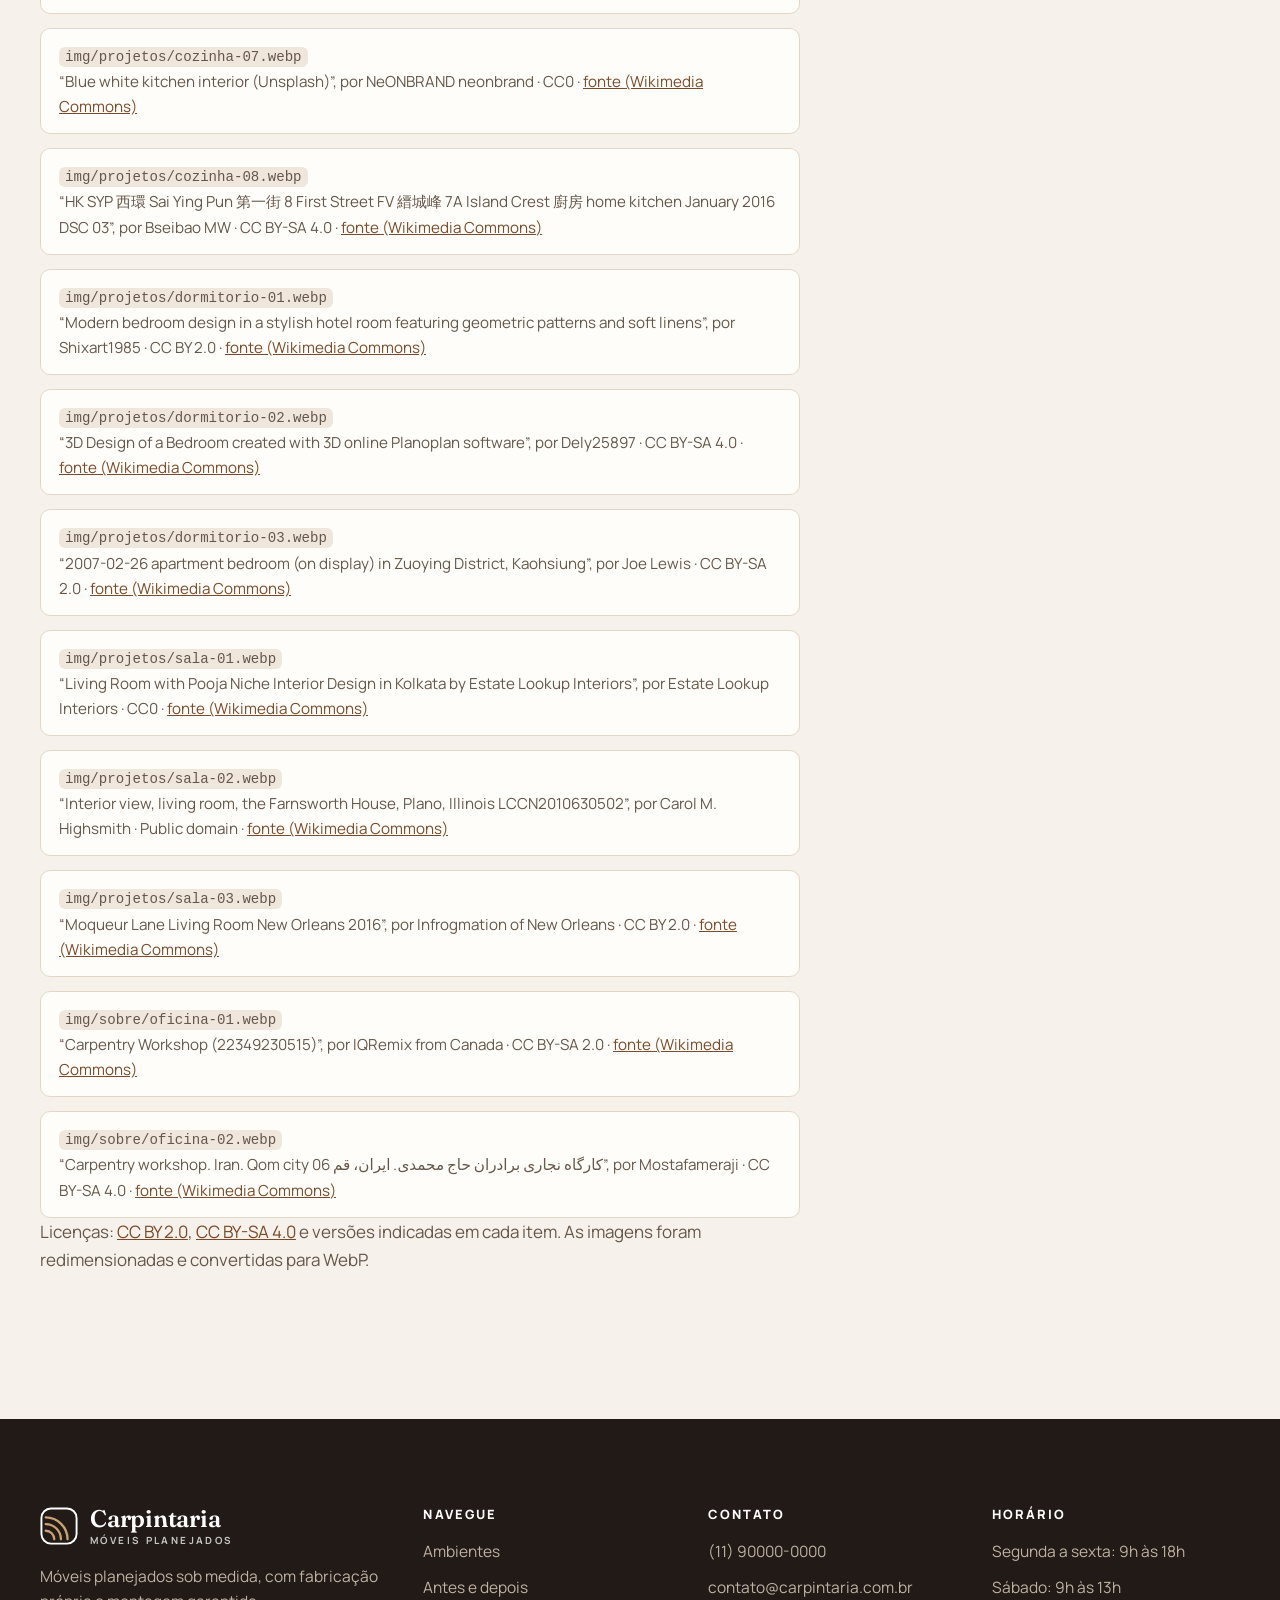
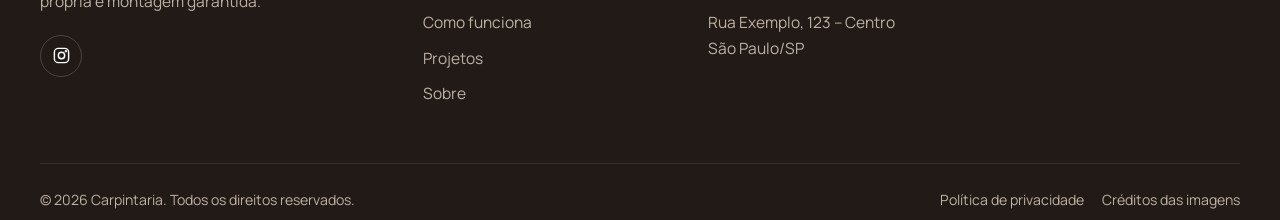
<file: site/creditos.html>
<!doctype html>
<html lang="pt-BR">
<head>
  <meta charset="utf-8">
  <meta name="viewport" content="width=device-width, initial-scale=1">
  <title>Créditos das imagens | Carpintaria</title>
  <meta name="description" content="Créditos e licenças das imagens provisórias usadas no site da Carpintaria.">
  <meta name="theme-color" content="#211A16">
  <link rel="icon" href="img/favicon.svg" type="image/svg+xml">
  <!-- Versão de prévia (conteúdo provisório): não aparece no Google. Remover quando o conteúdo real entrar. -->
  <meta name="robots" content="noindex">

  <meta property="og:type" content="website">
  <meta property="og:locale" content="pt_BR">
  <meta property="og:title" content="Créditos das imagens | Carpintaria">

  <link rel="preconnect" href="https://fonts.googleapis.com">
  <link rel="preconnect" href="https://fonts.gstatic.com" crossorigin>
  <link rel="stylesheet" href="https://fonts.googleapis.com/css2?family=Fraunces:ital,opsz,wght@0,9..144,400..600;1,9..144,400..600&family=Manrope:wght@400;500;600;700;800&display=swap">
  <link rel="stylesheet" href="css/style.css">

  <script>document.documentElement.classList.add("js");</script>
  <script src="js/config.js" defer></script>
  <script src="js/dados.js" defer></script>
  <script src="js/icones.js" defer></script>
  <script src="js/main.js" defer></script>
</head>
<body>
  <a class="skip-link" href="#conteudo">Pular para o conteúdo</a>

  <header class="header header--solid" data-header>
    <div class="container header__inner">
      <a class="logo" href="index.html" aria-label="Carpintaria — página inicial">
        <svg class="logo__mark" viewBox="0 0 40 40" aria-hidden="true"><rect x="1.5" y="1.5" width="37" height="37" rx="10" fill="none" stroke="currentColor" stroke-width="2"/><g fill="none" stroke="#C9A274" stroke-width="2.4" stroke-linecap="round"><path d="M6 25a9 9 0 0 1 9 9"/><path d="M6 18a16 16 0 0 1 16 16"/><path d="M6 11a23 23 0 0 1 23 23"/></g></svg>
        <span class="logo__text"><span class="logo__name">Carpintaria</span><span class="logo__tag">Móveis planejados</span></span>
      </a>

      <button class="menu-toggle" type="button" aria-expanded="false" aria-controls="menu" aria-label="Abrir menu" data-menu-toggle><span></span></button>

      <nav class="nav" id="menu" aria-label="Principal">
        <ul class="nav__list">
          <li><a class="nav__link" href="index.html#ambientes">Ambientes</a></li>
          <li><a class="nav__link nav__link--destaque" href="index.html#antes-e-depois">Antes e depois</a></li>
          <li><a class="nav__link" href="index.html#como-funciona">Como funciona</a></li>
          <li><a class="nav__link" href="projetos.html">Projetos</a></li>
          <li><a class="nav__link" href="index.html#sobre">Sobre</a></li>
          <li><a class="nav__link" href="index.html#contato">Contato</a></li>
          <li class="nav__cta-mobile"><a class="btn btn--primary btn--block" href="index.html#orcamento">Pedir orçamento</a></li>
        </ul>
      </nav>

      <a class="btn btn--primary header__cta" href="index.html#orcamento">Pedir orçamento</a>
    </div>
  </header>

  <main id="conteudo">
    <section class="page-hero">
      <div class="container">
        <nav class="breadcrumb" aria-label="Você está em"><a href="index.html">Início</a> / Créditos das imagens</nav>
        <h1>Créditos das imagens</h1>
        <p>As fotos deste site são <strong>provisórias</strong>, usadas durante o desenvolvimento, e serão trocadas por fotos reais dos projetos da Carpintaria.</p>
      </div>
    </section>
    <section class="section section--flush-top">
      <div class="container prose">
        <!-- ⚠️ Quando todas as fotos forem do cliente, esta página (e o link no rodapé) pode ser removida. -->
        <p>As imagens da seção “Antes e depois” são renderizações 3D ilustrativas criadas especialmente para este site, com texturas e objetos 3D do <a href="https://polyhaven.com" target="_blank" rel="noopener">Poly Haven</a> (CC0, domínio público). As fotos abaixo vêm do Wikimedia Commons, com licenças livres (Creative Commons ou domínio público):</p>
        <ul class="creditos-lista">
          <li><code>img/projetos/banheiro-01.webp</code><br>“Bathroom of Khan Pool Suite in Amantaka luxury Resort &amp; Hotel in Luang Prabang Laos”, por Basile Morin · CC BY-SA 4.0 · <a href="https://commons.wikimedia.org/wiki/File:Bathroom_of_Khan_Pool_Suite_in_Amantaka_luxury_Resort_%26_Hotel_in_Luang_Prabang_Laos.jpg" target="_blank" rel="noopener">fonte (Wikimedia Commons)</a></li>
          <li><code>img/projetos/banheiro-02.webp</code><br>“2021-10-11 17 20 04 Bathroom sink within a standard king bedroom on the 22nd floor of the Diamond Head Tower at the Hyatt Regency Waikiki Resort and Spa in Waikiki, Honolulu, Oahu, Hawaii”, por Famartin · CC BY-SA 4.0 · <a href="https://commons.wikimedia.org/wiki/File:2021-10-11_17_20_04_Bathroom_sink_within_a_standard_king_bedroom_on_the_22nd_floor_of_the_Diamond_Head_Tower_at_the_Hyatt_Regency_Waikiki_Resort_and_Spa_in_Waikiki,_Honolulu,_Oahu,_Hawaii.jpg" target="_blank" rel="noopener">fonte (Wikimedia Commons)</a></li>
          <li><code>img/projetos/banheiro-03.webp</code><br>“Ванная комната в стиле минимализм”, por Павел Сотников · CC BY-SA 3.0 · <a href="https://commons.wikimedia.org/wiki/File:%D0%92%D0%B0%D0%BD%D0%BD%D0%B0%D1%8F_%D0%BA%D0%BE%D0%BC%D0%BD%D0%B0%D1%82%D0%B0_%D0%B2_%D1%81%D1%82%D0%B8%D0%BB%D0%B5_%D0%BC%D0%B8%D0%BD%D0%B8%D0%BC%D0%B0%D0%BB%D0%B8%D0%B7%D0%BC.jpg" target="_blank" rel="noopener">fonte (Wikimedia Commons)</a></li>
          <li><code>img/projetos/cozinha-01.webp</code><br>“Modern luxury living room with kitchen interior”, por Shixart1985 · CC BY 2.0 · <a href="https://commons.wikimedia.org/wiki/File:Modern_luxury_living_room_with_kitchen_interior.jpg" target="_blank" rel="noopener">fonte (Wikimedia Commons)</a></li>
          <li><code>img/projetos/cozinha-02.webp</code><br>“Modern kitchen and dining area with stylish furnishings and natural light in a contemporary home setting”, por Shixart1985 · CC BY 2.0 · <a href="https://commons.wikimedia.org/wiki/File:Modern_kitchen_and_dining_area_with_stylish_furnishings_and_natural_light_in_a_contemporary_home_setting.jpg" target="_blank" rel="noopener">fonte (Wikimedia Commons)</a></li>
          <li><code>img/projetos/cozinha-03.webp</code><br>“Modern kitchen and dining area in a simple home setting showing light colors and minimal decor”, por Shixart1985 · CC BY 2.0 · <a href="https://commons.wikimedia.org/wiki/File:Modern_kitchen_and_dining_area_in_a_simple_home_setting_showing_light_colors_and_minimal_decor.jpg" target="_blank" rel="noopener">fonte (Wikimedia Commons)</a></li>
          <li><code>img/projetos/cozinha-04.webp</code><br>“A stylish living area features a modern kitchen, comfortable seating, and large windows allowing ample natural ligh”, por Shixart1985 · CC BY 2.0 · <a href="https://commons.wikimedia.org/wiki/File:A_stylish_living_area_features_a_modern_kitchen,_comfortable_seating,_and_large_windows_allowing_ample_natural_ligh.jpg" target="_blank" rel="noopener">fonte (Wikimedia Commons)</a></li>
          <li><code>img/projetos/cozinha-05.webp</code><br>“This space features a stylish kitchen with a wooden countertop and shelves”, por Shixart1985 · CC BY 2.0 · <a href="https://commons.wikimedia.org/wiki/File:This_space_features_a_stylish_kitchen_with_a_wooden_countertop_and_shelves.jpg" target="_blank" rel="noopener">fonte (Wikimedia Commons)</a></li>
          <li><code>img/projetos/cozinha-06.webp</code><br>“Hamptons Kitchen Design 1”, por JessofWoodnCo · CC BY-SA 4.0 · <a href="https://commons.wikimedia.org/wiki/File:Hamptons_Kitchen_Design_1.jpg" target="_blank" rel="noopener">fonte (Wikimedia Commons)</a></li>
          <li><code>img/projetos/cozinha-07.webp</code><br>“Blue white kitchen interior (Unsplash)”, por NeONBRAND neonbrand · CC0 · <a href="https://commons.wikimedia.org/wiki/File:Blue_white_kitchen_interior_(Unsplash).jpg" target="_blank" rel="noopener">fonte (Wikimedia Commons)</a></li>
          <li><code>img/projetos/cozinha-08.webp</code><br>“HK SYP 西環 Sai Ying Pun 第一街 8 First Street FV 縉城峰 7A Island Crest 廚房 home kitchen January 2016 DSC 03”, por Bseibao MW · CC BY-SA 4.0 · <a href="https://commons.wikimedia.org/wiki/File:HK_SYP_%E8%A5%BF%E7%92%B0_Sai_Ying_Pun_%E7%AC%AC%E4%B8%80%E8%A1%97_8_First_Street_FV_%E7%B8%89%E5%9F%8E%E5%B3%B0_7A_Island_Crest_%E5%BB%9A%E6%88%BF_home_kitchen_January_2016_DSC_03.jpg" target="_blank" rel="noopener">fonte (Wikimedia Commons)</a></li>
          <li><code>img/projetos/dormitorio-01.webp</code><br>“Modern bedroom design in a stylish hotel room featuring geometric patterns and soft linens”, por Shixart1985 · CC BY 2.0 · <a href="https://commons.wikimedia.org/wiki/File:Modern_bedroom_design_in_a_stylish_hotel_room_featuring_geometric_patterns_and_soft_linens.jpg" target="_blank" rel="noopener">fonte (Wikimedia Commons)</a></li>
          <li><code>img/projetos/dormitorio-02.webp</code><br>“3D Design of a Bedroom created with 3D online Planoplan software”, por Dely25897 · CC BY-SA 4.0 · <a href="https://commons.wikimedia.org/wiki/File:3D_Design_of_a_Bedroom_created_with_3D_online_Planoplan_software.jpg" target="_blank" rel="noopener">fonte (Wikimedia Commons)</a></li>
          <li><code>img/projetos/dormitorio-03.webp</code><br>“2007-02-26 apartment bedroom (on display) in Zuoying District, Kaohsiung”, por Joe Lewis · CC BY-SA 2.0 · <a href="https://commons.wikimedia.org/wiki/File:2007-02-26_apartment_bedroom_(on_display)_in_Zuoying_District,_Kaohsiung.jpg" target="_blank" rel="noopener">fonte (Wikimedia Commons)</a></li>
          <li><code>img/projetos/sala-01.webp</code><br>“Living Room with Pooja Niche Interior Design in Kolkata by Estate Lookup Interiors”, por Estate Lookup Interiors · CC0 · <a href="https://commons.wikimedia.org/wiki/File:Living_Room_with_Pooja_Niche_Interior_Design_in_Kolkata_by_Estate_Lookup_Interiors.png" target="_blank" rel="noopener">fonte (Wikimedia Commons)</a></li>
          <li><code>img/projetos/sala-02.webp</code><br>“Interior view, living room, the Farnsworth House, Plano, Illinois LCCN2010630502”, por Carol M. Highsmith · Public domain · <a href="https://commons.wikimedia.org/wiki/File:Interior_view,_living_room,_the_Farnsworth_House,_Plano,_Illinois_LCCN2010630502.tif" target="_blank" rel="noopener">fonte (Wikimedia Commons)</a></li>
          <li><code>img/projetos/sala-03.webp</code><br>“Moqueur Lane Living Room New Orleans 2016”, por Infrogmation of New Orleans · CC BY 2.0 · <a href="https://commons.wikimedia.org/wiki/File:Moqueur_Lane_Living_Room_New_Orleans_2016.jpg" target="_blank" rel="noopener">fonte (Wikimedia Commons)</a></li>
          <li><code>img/sobre/oficina-01.webp</code><br>“Carpentry Workshop (22349230515)”, por IQRemix from Canada · CC BY-SA 2.0 · <a href="https://commons.wikimedia.org/wiki/File:Carpentry_Workshop_(22349230515).jpg" target="_blank" rel="noopener">fonte (Wikimedia Commons)</a></li>
          <li><code>img/sobre/oficina-02.webp</code><br>“Carpentry workshop. Iran. Qom city کارگاه نجاری برادران حاج محمدی. ایران، قم 06”, por Mostafameraji · CC BY-SA 4.0 · <a href="https://commons.wikimedia.org/wiki/File:Carpentry_workshop._Iran._Qom_city_%DA%A9%D8%A7%D8%B1%DA%AF%D8%A7%D9%87_%D9%86%D8%AC%D8%A7%D8%B1%DB%8C_%D8%A8%D8%B1%D8%A7%D8%AF%D8%B1%D8%A7%D9%86_%D8%AD%D8%A7%D8%AC_%D9%85%D8%AD%D9%85%D8%AF%DB%8C._%D8%A7%DB%8C%D8%B1%D8%A7%D9%86%D8%8C_%D9%82%D9%85_06.jpg" target="_blank" rel="noopener">fonte (Wikimedia Commons)</a></li>
        </ul>
        <p>Licenças: <a href="https://creativecommons.org/licenses/by/2.0/deed.pt-br" target="_blank" rel="noopener">CC BY 2.0</a>, <a href="https://creativecommons.org/licenses/by-sa/4.0/deed.pt-br" target="_blank" rel="noopener">CC BY-SA 4.0</a> e versões indicadas em cada item. As imagens foram redimensionadas e convertidas para WebP.</p>
      </div>
    </section>
  </main>

  <footer class="footer">
    <div class="container">
      <div class="footer__grid">
        <div>
          <a class="logo" href="index.html" aria-label="Carpintaria — página inicial">
            <svg class="logo__mark" viewBox="0 0 40 40" aria-hidden="true"><rect x="1.5" y="1.5" width="37" height="37" rx="10" fill="none" stroke="currentColor" stroke-width="2"/><g fill="none" stroke="#C9A274" stroke-width="2.4" stroke-linecap="round"><path d="M6 25a9 9 0 0 1 9 9"/><path d="M6 18a16 16 0 0 1 16 16"/><path d="M6 11a23 23 0 0 1 23 23"/></g></svg>
            <span class="logo__text"><span class="logo__name">Carpintaria</span><span class="logo__tag">Móveis planejados</span></span>
          </a>
          <p>Móveis planejados sob medida, com fabricação própria e montagem garantida.</p>
          <div class="social">
            <a href="#" target="_blank" rel="noopener" aria-label="Instagram" data-social="instagram"><svg aria-hidden="true"><use href="#i-instagram"/></svg></a>
            <a href="#" target="_blank" rel="noopener" aria-label="Facebook" data-social="facebook"><svg aria-hidden="true"><use href="#i-facebook"/></svg></a>
          </div>
        </div>
        <div>
          <h4>Navegue</h4>
          <ul>
            <li><a href="index.html#ambientes">Ambientes</a></li>
            <li><a href="index.html#antes-e-depois">Antes e depois</a></li>
            <li><a href="index.html#como-funciona">Como funciona</a></li>
            <li><a href="projetos.html">Projetos</a></li>
            <li><a href="index.html#sobre">Sobre</a></li>
          </ul>
        </div>
        <div>
          <h4>Contato</h4>
          <ul>
            <li><a href="#" data-whats data-cfg="telefone">(11) 90000-0000</a></li>
            <li><a href="#" data-email data-cfg="email">contato@carpintaria.com.br</a></li>
            <li><span data-cfg="endereco">Rua Exemplo, 123 – Centro</span><br><span data-cfg="cidade">São Paulo/SP</span></li>
          </ul>
        </div>
        <div>
          <h4>Horário</h4>
          <ul data-cfg-list="horarios"></ul>
        </div>
      </div>
      <div class="footer__bottom">
        <span>© <span data-cfg="ano">2026</span> <span data-cfg="nome">Carpintaria</span>. Todos os direitos reservados.</span>
        <nav aria-label="Links legais">
          <a href="privacidade.html">Política de privacidade</a>
          <a href="creditos.html">Créditos das imagens</a>
        </nav>
      </div>
    </div>
  </footer>

  <a class="whats-float" href="#" data-whats aria-label="Conversar pelo WhatsApp"><svg aria-hidden="true"><use href="#i-whats"/></svg><span>Fale conosco</span></a>
</body>
</html>
</file>
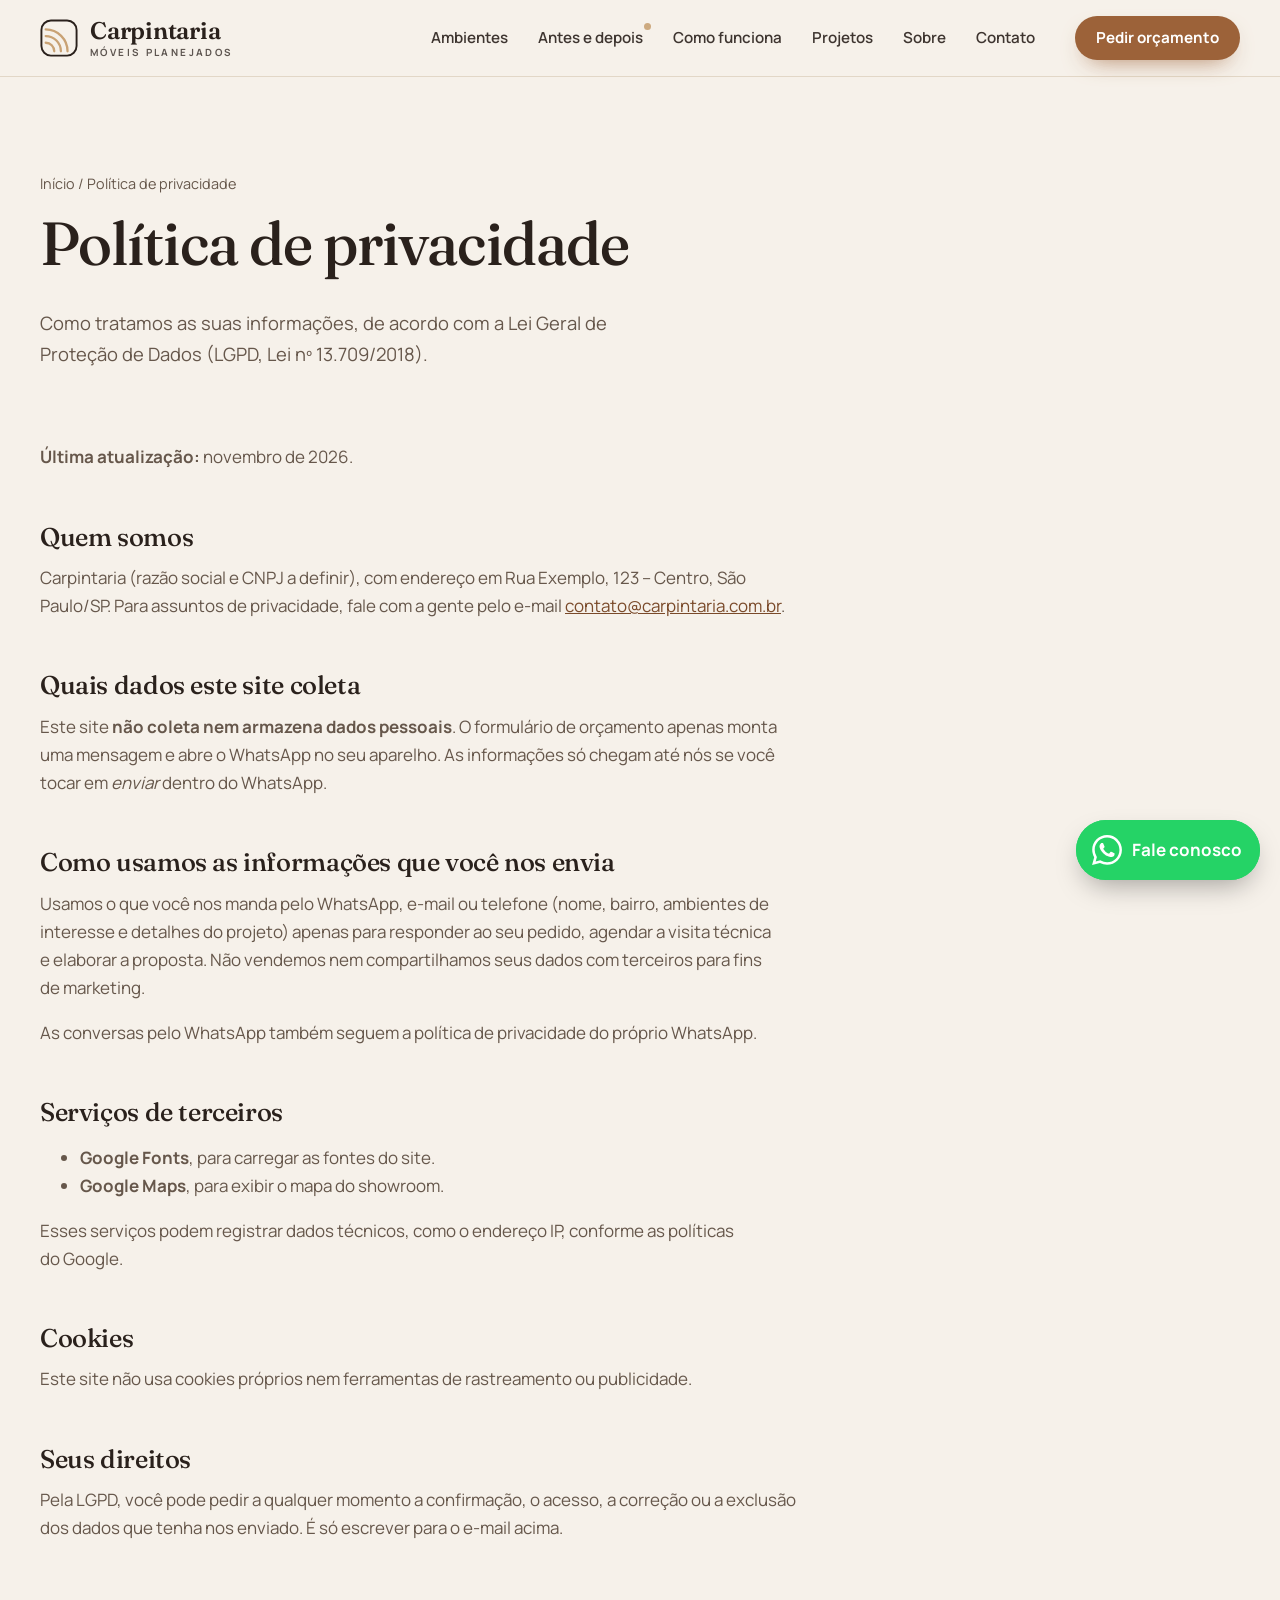
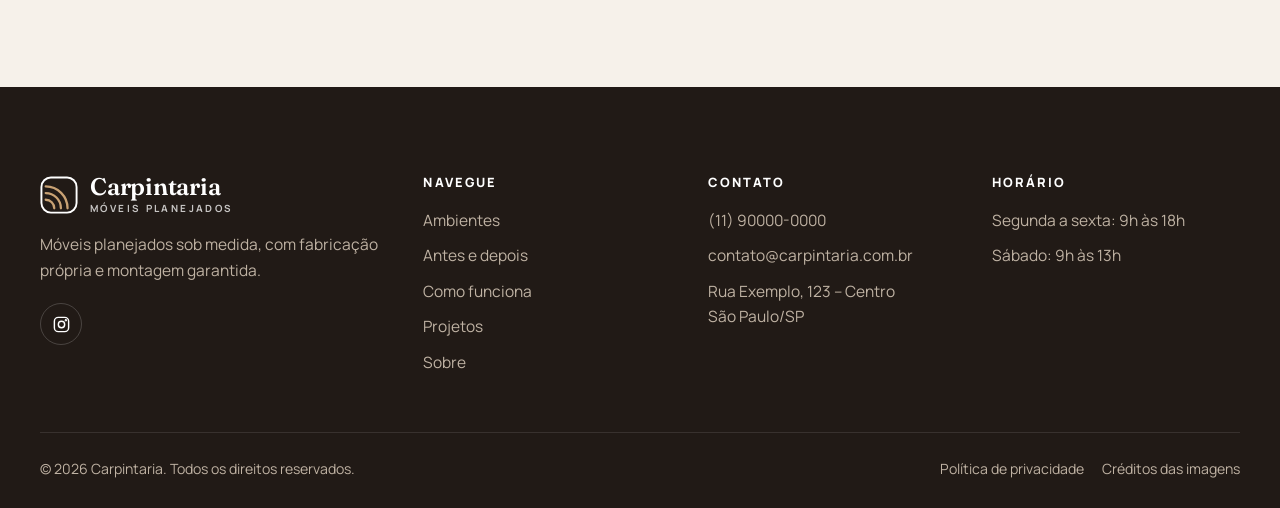
<file: site/privacidade.html>
<!doctype html>
<html lang="pt-BR">
<head>
  <meta charset="utf-8">
  <meta name="viewport" content="width=device-width, initial-scale=1">
  <title>Política de privacidade | Carpintaria</title>
  <meta name="description" content="Como a Carpintaria trata as suas informações, de acordo com a LGPD.">
  <meta name="theme-color" content="#211A16">
  <link rel="icon" href="img/favicon.svg" type="image/svg+xml">
  <!-- Versão de prévia (conteúdo provisório): não aparece no Google. Remover quando o conteúdo real entrar. -->
  <meta name="robots" content="noindex">

  <meta property="og:type" content="website">
  <meta property="og:locale" content="pt_BR">
  <meta property="og:title" content="Política de privacidade | Carpintaria">

  <link rel="preconnect" href="https://fonts.googleapis.com">
  <link rel="preconnect" href="https://fonts.gstatic.com" crossorigin>
  <link rel="stylesheet" href="https://fonts.googleapis.com/css2?family=Fraunces:ital,opsz,wght@0,9..144,400..600;1,9..144,400..600&family=Manrope:wght@400;500;600;700;800&display=swap">
  <link rel="stylesheet" href="css/style.css">

  <script>document.documentElement.classList.add("js");</script>
  <script src="js/config.js" defer></script>
  <script src="js/dados.js" defer></script>
  <script src="js/icones.js" defer></script>
  <script src="js/main.js" defer></script>
</head>
<body>
  <a class="skip-link" href="#conteudo">Pular para o conteúdo</a>

  <header class="header header--solid" data-header>
    <div class="container header__inner">
      <a class="logo" href="index.html" aria-label="Carpintaria — página inicial">
        <svg class="logo__mark" viewBox="0 0 40 40" aria-hidden="true"><rect x="1.5" y="1.5" width="37" height="37" rx="10" fill="none" stroke="currentColor" stroke-width="2"/><g fill="none" stroke="#C9A274" stroke-width="2.4" stroke-linecap="round"><path d="M6 25a9 9 0 0 1 9 9"/><path d="M6 18a16 16 0 0 1 16 16"/><path d="M6 11a23 23 0 0 1 23 23"/></g></svg>
        <span class="logo__text"><span class="logo__name">Carpintaria</span><span class="logo__tag">Móveis planejados</span></span>
      </a>

      <button class="menu-toggle" type="button" aria-expanded="false" aria-controls="menu" aria-label="Abrir menu" data-menu-toggle><span></span></button>

      <nav class="nav" id="menu" aria-label="Principal">
        <ul class="nav__list">
          <li><a class="nav__link" href="index.html#ambientes">Ambientes</a></li>
          <li><a class="nav__link nav__link--destaque" href="index.html#antes-e-depois">Antes e depois</a></li>
          <li><a class="nav__link" href="index.html#como-funciona">Como funciona</a></li>
          <li><a class="nav__link" href="projetos.html">Projetos</a></li>
          <li><a class="nav__link" href="index.html#sobre">Sobre</a></li>
          <li><a class="nav__link" href="index.html#contato">Contato</a></li>
          <li class="nav__cta-mobile"><a class="btn btn--primary btn--block" href="index.html#orcamento">Pedir orçamento</a></li>
        </ul>
      </nav>

      <a class="btn btn--primary header__cta" href="index.html#orcamento">Pedir orçamento</a>
    </div>
  </header>

  <main id="conteudo">
    <section class="page-hero">
      <div class="container">
        <nav class="breadcrumb" aria-label="Você está em"><a href="index.html">Início</a> / Política de privacidade</nav>
        <h1>Política de privacidade</h1>
        <p>Como tratamos as suas informações, de acordo com a Lei Geral de Proteção de Dados (LGPD, Lei nº 13.709/2018).</p>
      </div>
    </section>
    <section class="section section--flush-top">
      <div class="container prose">
        <!-- ⚠️ PROVISÓRIO: revisar com o cliente (razão social, CNPJ, e-mail do responsável).
             Se algum dia o site passar a usar Google Analytics, Meta Pixel ou similar, atualize a seção "Cookies". -->
        <p><strong>Última atualização:</strong> novembro de 2026.</p>

        <h2>Quem somos</h2>
        <p><span data-cfg="nome">Carpintaria</span> (razão social e CNPJ a definir), com endereço em <span data-cfg="endereco">Rua Exemplo, 123 – Centro</span>, <span data-cfg="cidade">São Paulo/SP</span>. Para assuntos de privacidade, fale com a gente pelo e-mail <a href="#" data-email data-cfg="email">contato@carpintaria.com.br</a>.</p>

        <h2>Quais dados este site coleta</h2>
        <p>Este site <strong>não coleta nem armazena dados pessoais</strong>. O formulário de orçamento apenas monta uma mensagem e abre o WhatsApp no seu aparelho. As informações só chegam até nós se você tocar em <em>enviar</em> dentro do WhatsApp.</p>

        <h2>Como usamos as informações que você nos envia</h2>
        <p>Usamos o que você nos manda pelo WhatsApp, e-mail ou telefone (nome, bairro, ambientes de interesse e detalhes do projeto) apenas para responder ao seu pedido, agendar a visita técnica e elaborar a proposta. Não vendemos nem compartilhamos seus dados com terceiros para fins de marketing.</p>
        <p>As conversas pelo WhatsApp também seguem a política de privacidade do próprio WhatsApp.</p>

        <h2>Serviços de terceiros</h2>
        <ul>
          <li><strong>Google Fonts</strong>, para carregar as fontes do site.</li>
          <li><strong>Google Maps</strong>, para exibir o mapa do showroom.</li>
        </ul>
        <p>Esses serviços podem registrar dados técnicos, como o endereço IP, conforme as políticas do Google.</p>

        <h2>Cookies</h2>
        <p>Este site não usa cookies próprios nem ferramentas de rastreamento ou publicidade.</p>

        <h2>Seus direitos</h2>
        <p>Pela LGPD, você pode pedir a qualquer momento a confirmação, o acesso, a correção ou a exclusão dos dados que tenha nos enviado. É só escrever para o e-mail acima.</p>
      </div>
    </section>
  </main>

  <footer class="footer">
    <div class="container">
      <div class="footer__grid">
        <div>
          <a class="logo" href="index.html" aria-label="Carpintaria — página inicial">
            <svg class="logo__mark" viewBox="0 0 40 40" aria-hidden="true"><rect x="1.5" y="1.5" width="37" height="37" rx="10" fill="none" stroke="currentColor" stroke-width="2"/><g fill="none" stroke="#C9A274" stroke-width="2.4" stroke-linecap="round"><path d="M6 25a9 9 0 0 1 9 9"/><path d="M6 18a16 16 0 0 1 16 16"/><path d="M6 11a23 23 0 0 1 23 23"/></g></svg>
            <span class="logo__text"><span class="logo__name">Carpintaria</span><span class="logo__tag">Móveis planejados</span></span>
          </a>
          <p>Móveis planejados sob medida, com fabricação própria e montagem garantida.</p>
          <div class="social">
            <a href="#" target="_blank" rel="noopener" aria-label="Instagram" data-social="instagram"><svg aria-hidden="true"><use href="#i-instagram"/></svg></a>
            <a href="#" target="_blank" rel="noopener" aria-label="Facebook" data-social="facebook"><svg aria-hidden="true"><use href="#i-facebook"/></svg></a>
          </div>
        </div>
        <div>
          <h4>Navegue</h4>
          <ul>
            <li><a href="index.html#ambientes">Ambientes</a></li>
            <li><a href="index.html#antes-e-depois">Antes e depois</a></li>
            <li><a href="index.html#como-funciona">Como funciona</a></li>
            <li><a href="projetos.html">Projetos</a></li>
            <li><a href="index.html#sobre">Sobre</a></li>
          </ul>
        </div>
        <div>
          <h4>Contato</h4>
          <ul>
            <li><a href="#" data-whats data-cfg="telefone">(11) 90000-0000</a></li>
            <li><a href="#" data-email data-cfg="email">contato@carpintaria.com.br</a></li>
            <li><span data-cfg="endereco">Rua Exemplo, 123 – Centro</span><br><span data-cfg="cidade">São Paulo/SP</span></li>
          </ul>
        </div>
        <div>
          <h4>Horário</h4>
          <ul data-cfg-list="horarios"></ul>
        </div>
      </div>
      <div class="footer__bottom">
        <span>© <span data-cfg="ano">2026</span> <span data-cfg="nome">Carpintaria</span>. Todos os direitos reservados.</span>
        <nav aria-label="Links legais">
          <a href="privacidade.html">Política de privacidade</a>
          <a href="creditos.html">Créditos das imagens</a>
        </nav>
      </div>
    </div>
  </footer>

  <a class="whats-float" href="#" data-whats aria-label="Conversar pelo WhatsApp"><svg aria-hidden="true"><use href="#i-whats"/></svg><span>Fale conosco</span></a>
</body>
</html>
</file>
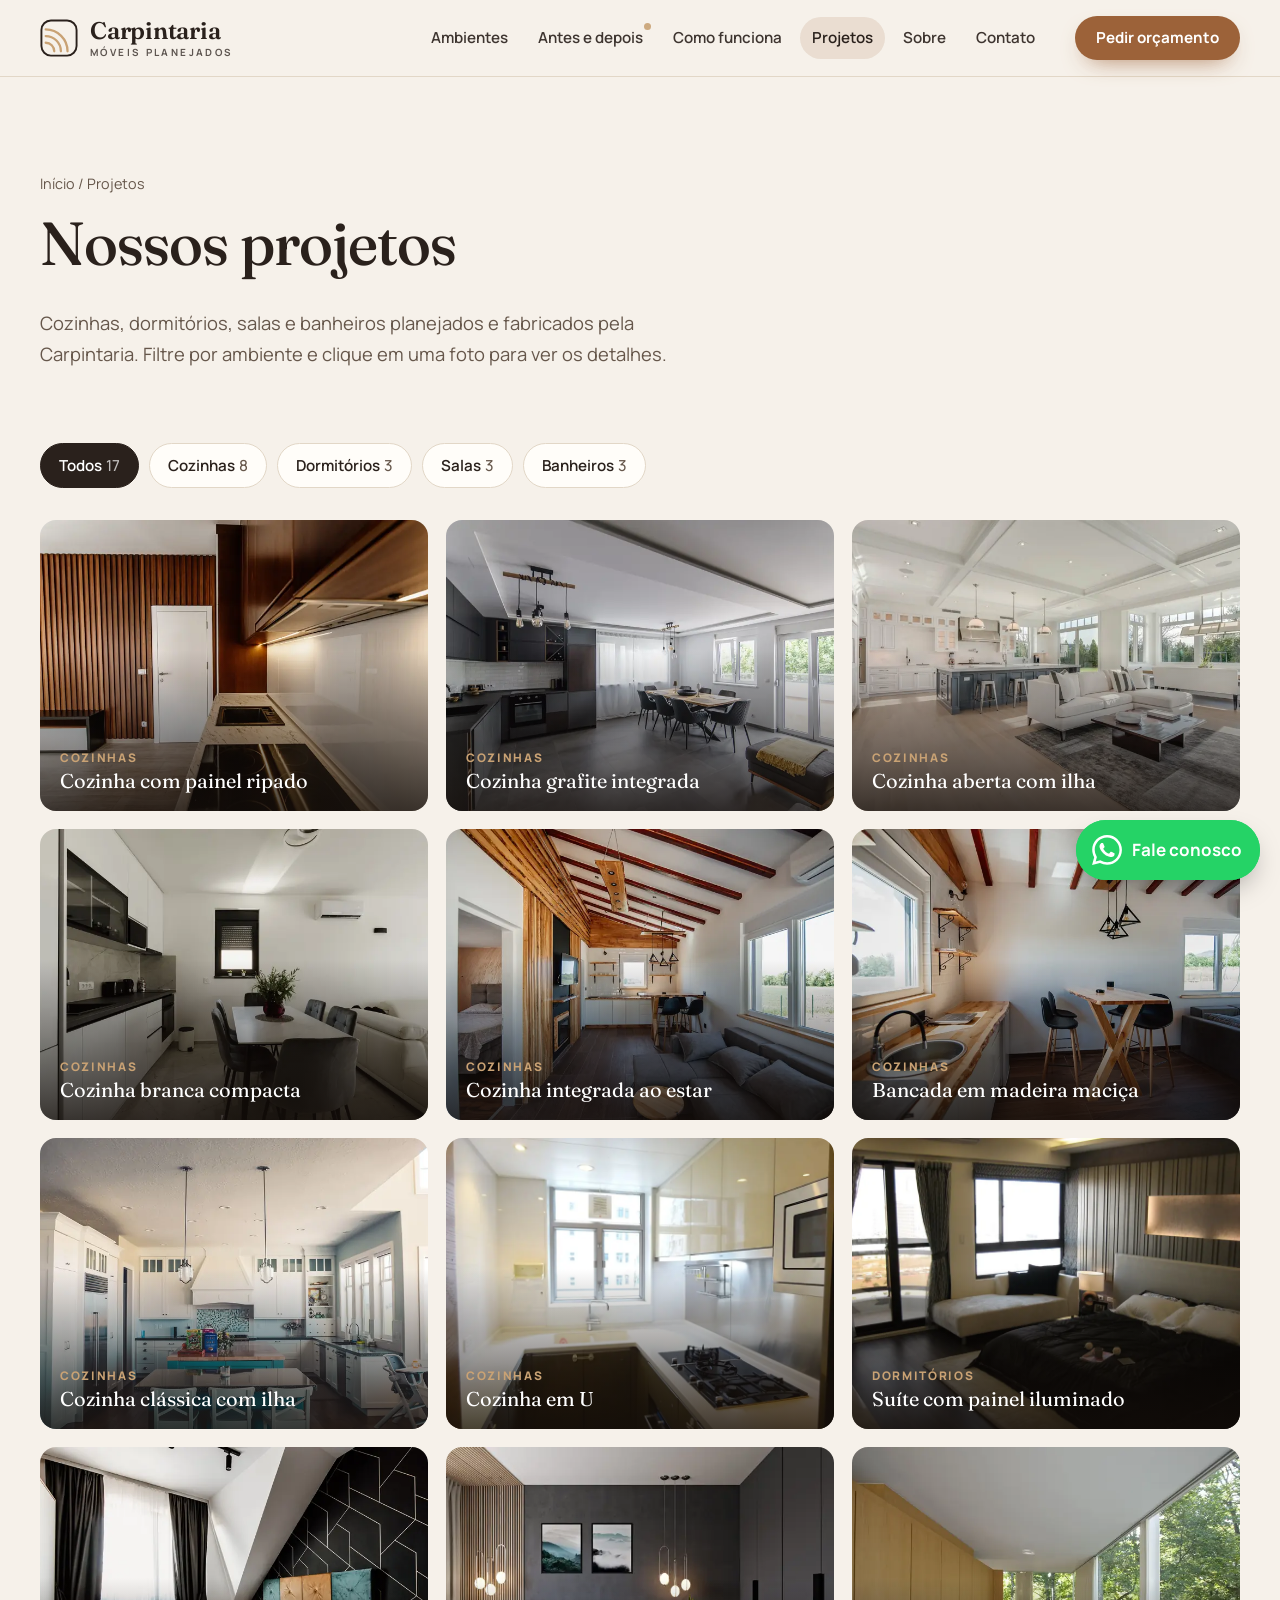
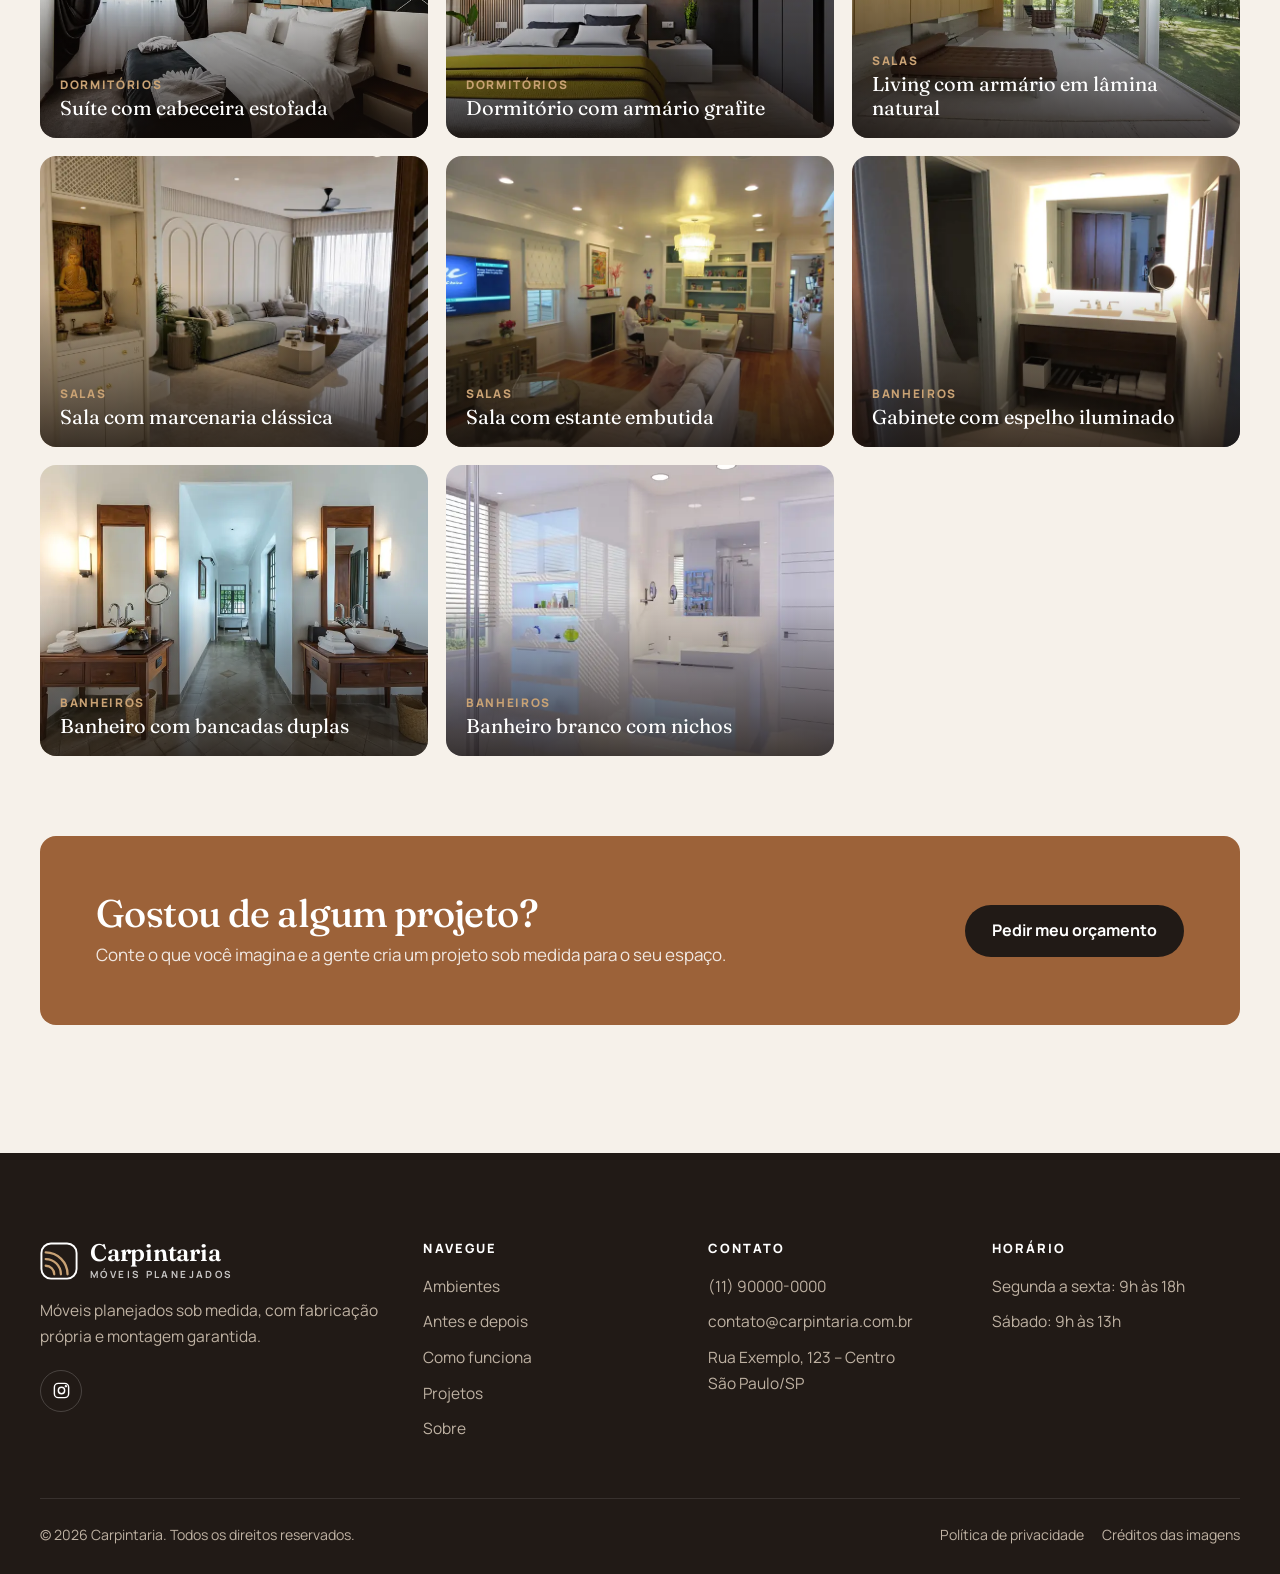
<file: site/projetos.html>
<!doctype html>
<html lang="pt-BR">
<head>
  <meta charset="utf-8">
  <meta name="viewport" content="width=device-width, initial-scale=1">
  <title>Projetos | Carpintaria Móveis Planejados</title>
  <meta name="description" content="Veja cozinhas, dormitórios, salas e banheiros planejados e fabricados pela Carpintaria. Filtre por ambiente e peça um projeto parecido pelo WhatsApp.">
  <meta name="theme-color" content="#211A16">
  <link rel="icon" href="img/favicon.svg" type="image/svg+xml">
  <!-- Versão de prévia (conteúdo provisório): não aparece no Google. Remover quando o conteúdo real entrar. -->
  <meta name="robots" content="noindex">

  <meta property="og:type" content="website">
  <meta property="og:locale" content="pt_BR">
  <meta property="og:url" content="https://pythonimpressionador.github.io/ProjetoMoveisPlanejados/projetos.html">
  <meta property="og:title" content="Projetos | Carpintaria Móveis Planejados">
  <meta property="og:description" content="Cozinhas, dormitórios, salas e banheiros planejados. Filtre por ambiente e peça um projeto parecido pelo WhatsApp.">
  <meta property="og:image" content="https://pythonimpressionador.github.io/ProjetoMoveisPlanejados/img/og-projetos.jpg">
  <meta property="og:image:type" content="image/jpeg">
  <meta property="og:image:width" content="1200">
  <meta property="og:image:height" content="630">

  <link rel="preconnect" href="https://fonts.googleapis.com">
  <link rel="preconnect" href="https://fonts.gstatic.com" crossorigin>
  <link rel="stylesheet" href="https://fonts.googleapis.com/css2?family=Fraunces:ital,opsz,wght@0,9..144,400..600;1,9..144,400..600&family=Manrope:wght@400;500;600;700;800&display=swap">
  <link rel="stylesheet" href="css/style.css">

  <script>document.documentElement.classList.add("js");</script>
  <script src="js/config.js" defer></script>
  <script src="js/dados.js" defer></script>
  <script src="js/icones.js" defer></script>
  <script src="js/main.js" defer></script>
</head>
<body>
  <a class="skip-link" href="#conteudo">Pular para o conteúdo</a>

  <header class="header header--solid" data-header>
    <div class="container header__inner">
      <a class="logo" href="index.html" aria-label="Carpintaria — página inicial">
        <svg class="logo__mark" viewBox="0 0 40 40" aria-hidden="true"><rect x="1.5" y="1.5" width="37" height="37" rx="10" fill="none" stroke="currentColor" stroke-width="2"/><g fill="none" stroke="#C9A274" stroke-width="2.4" stroke-linecap="round"><path d="M6 25a9 9 0 0 1 9 9"/><path d="M6 18a16 16 0 0 1 16 16"/><path d="M6 11a23 23 0 0 1 23 23"/></g></svg>
        <span class="logo__text"><span class="logo__name">Carpintaria</span><span class="logo__tag">Móveis planejados</span></span>
      </a>

      <button class="menu-toggle" type="button" aria-expanded="false" aria-controls="menu" aria-label="Abrir menu" data-menu-toggle><span></span></button>

      <nav class="nav" id="menu" aria-label="Principal">
        <ul class="nav__list">
          <li><a class="nav__link" href="index.html#ambientes">Ambientes</a></li>
          <li><a class="nav__link nav__link--destaque" href="index.html#antes-e-depois">Antes e depois</a></li>
          <li><a class="nav__link" href="index.html#como-funciona">Como funciona</a></li>
          <li><a class="nav__link is-active" href="projetos.html" aria-current="page">Projetos</a></li>
          <li><a class="nav__link" href="index.html#sobre">Sobre</a></li>
          <li><a class="nav__link" href="index.html#contato">Contato</a></li>
          <li class="nav__cta-mobile"><a class="btn btn--primary btn--block" href="index.html#orcamento">Pedir orçamento</a></li>
        </ul>
      </nav>

      <a class="btn btn--primary header__cta" href="index.html#orcamento">Pedir orçamento</a>
    </div>
  </header>

  <main id="conteudo">
    <section class="page-hero">
      <div class="container">
        <nav class="breadcrumb" aria-label="Você está em"><a href="index.html">Início</a> / Projetos</nav>
        <h1>Nossos projetos</h1>
        <p>Cozinhas, dormitórios, salas e banheiros planejados e fabricados pela Carpintaria. Filtre por ambiente e clique em uma foto para ver os detalhes.</p>
      </div>
    </section>

    <section class="section section--flush-top">
      <div class="container">
        <div class="filtros" role="group" aria-label="Filtrar por ambiente" data-filtros></div>
        <p class="sr-only" aria-live="polite" data-contador></p>
        <div class="proj-grid" data-galeria></div>
        <noscript><p>Ative o JavaScript para ver a galeria de projetos.</p></noscript>

        <div class="cta-band reveal">
          <div>
            <h2>Gostou de algum projeto?</h2>
            <p>Conte o que você imagina e a gente cria um projeto sob medida para o seu espaço.</p>
          </div>
          <a class="btn btn--dark" href="index.html#orcamento">Pedir meu orçamento</a>
        </div>
      </div>
    </section>
  </main>

  <footer class="footer">
    <div class="container">
      <div class="footer__grid">
        <div>
          <a class="logo" href="index.html" aria-label="Carpintaria — página inicial">
            <svg class="logo__mark" viewBox="0 0 40 40" aria-hidden="true"><rect x="1.5" y="1.5" width="37" height="37" rx="10" fill="none" stroke="currentColor" stroke-width="2"/><g fill="none" stroke="#C9A274" stroke-width="2.4" stroke-linecap="round"><path d="M6 25a9 9 0 0 1 9 9"/><path d="M6 18a16 16 0 0 1 16 16"/><path d="M6 11a23 23 0 0 1 23 23"/></g></svg>
            <span class="logo__text"><span class="logo__name">Carpintaria</span><span class="logo__tag">Móveis planejados</span></span>
          </a>
          <p>Móveis planejados sob medida, com fabricação própria e montagem garantida.</p>
          <div class="social">
            <a href="#" target="_blank" rel="noopener" aria-label="Instagram" data-social="instagram"><svg aria-hidden="true"><use href="#i-instagram"/></svg></a>
            <a href="#" target="_blank" rel="noopener" aria-label="Facebook" data-social="facebook"><svg aria-hidden="true"><use href="#i-facebook"/></svg></a>
          </div>
        </div>
        <div>
          <h4>Navegue</h4>
          <ul>
            <li><a href="index.html#ambientes">Ambientes</a></li>
            <li><a href="index.html#antes-e-depois">Antes e depois</a></li>
            <li><a href="index.html#como-funciona">Como funciona</a></li>
            <li><a href="projetos.html">Projetos</a></li>
            <li><a href="index.html#sobre">Sobre</a></li>
          </ul>
        </div>
        <div>
          <h4>Contato</h4>
          <ul>
            <li><a href="#" data-whats data-cfg="telefone">(11) 90000-0000</a></li>
            <li><a href="#" data-email data-cfg="email">contato@carpintaria.com.br</a></li>
            <li><span data-cfg="endereco">Rua Exemplo, 123 – Centro</span><br><span data-cfg="cidade">São Paulo/SP</span></li>
          </ul>
        </div>
        <div>
          <h4>Horário</h4>
          <ul data-cfg-list="horarios"></ul>
        </div>
      </div>
      <div class="footer__bottom">
        <span>© <span data-cfg="ano">2026</span> <span data-cfg="nome">Carpintaria</span>. Todos os direitos reservados.</span>
        <nav aria-label="Links legais">
          <a href="privacidade.html">Política de privacidade</a>
          <a href="creditos.html">Créditos das imagens</a>
        </nav>
      </div>
    </div>
  </footer>

  <a class="whats-float" href="#" data-whats aria-label="Conversar pelo WhatsApp"><svg aria-hidden="true"><use href="#i-whats"/></svg><span>Fale conosco</span></a>

  <dialog class="lightbox" aria-labelledby="lb-titulo" data-lightbox>
    <div class="lightbox__media" data-lb-media>
      <img alt="" data-lb-img>
      <button class="lb-btn lb-prev" type="button" aria-label="Projeto anterior" data-lb-prev><svg aria-hidden="true"><use href="#i-chev-left"/></svg></button>
      <button class="lb-btn lb-next" type="button" aria-label="Próximo projeto" data-lb-next><svg aria-hidden="true"><use href="#i-chev-right"/></svg></button>
    </div>
    <div class="lightbox__body">
      <span class="proj__amb" data-lb-amb></span>
      <h3 id="lb-titulo" data-lb-titulo></h3>
      <p class="lightbox__local"><svg aria-hidden="true"><use href="#i-pin"/></svg><span data-lb-local></span></p>
      <p data-lb-desc></p>
      <a class="btn btn--whats" href="#" target="_blank" rel="noopener" data-lb-cta><svg aria-hidden="true"><use href="#i-whats"/></svg>Quero um projeto assim</a>
      <span class="lightbox__count" data-lb-count></span>
    </div>
    <button class="lb-btn lb-close" type="button" aria-label="Fechar" data-lb-close><svg aria-hidden="true"><use href="#i-close"/></svg></button>
  </dialog>
</body>
</html>
</file>
<file: site/css/style.css>
/* =============================================================
   CARPINTARIA — estilos do site
   Cores e fontes ficam nas variáveis abaixo (:root).
   ============================================================= */

:root {
  --bg: #F6F1EA;
  --bg-alt: #EFE7DC;
  --surface: #FFFDF9;
  --ink: #2A211C;
  --ink-soft: #66574B;
  --line: #E2D7C7;
  --wood: #9C6239;
  --wood-dark: #7A4A2A;
  --wood-light: #C9A274;
  --sage: #5F6F5B;
  --dark: #211A16;
  --dark-2: #2C231E;
  --on-dark: #F3EBE0;
  --on-dark-soft: #BFB2A3;
  --whats: #25D366;

  --font-display: "Fraunces", Georgia, "Times New Roman", serif;
  --font-body: "Manrope", system-ui, -apple-system, "Segoe UI", Roboto, sans-serif;

  --radius: 16px;
  --radius-sm: 10px;
  --shadow: 0 18px 40px -22px rgba(42, 33, 28, .45);
  --shadow-sm: 0 6px 18px -10px rgba(42, 33, 28, .35);
  --container: 1200px;
  --gutter: clamp(16px, 4vw, 40px);
  --header-h: 76px;
  --ease: cubic-bezier(.2, .7, .2, 1);

  color-scheme: light;
}

/* ---------- base ---------- */
*,
*::before,
*::after { box-sizing: border-box; }

html { scroll-behavior: smooth; scroll-padding-top: calc(var(--header-h) + 12px); -webkit-text-size-adjust: 100%; }

body {
  margin: 0;
  background: var(--bg);
  color: var(--ink);
  font-family: var(--font-body);
  font-size: 1.0625rem;
  line-height: 1.65;
  -webkit-font-smoothing: antialiased;
  overflow-x: hidden;
}

[hidden] { display: none !important; }
html:has(dialog[open]) { overflow: hidden; }

img, svg { display: block; max-width: 100%; }
img { height: auto; }
a { color: inherit; }
button, input, select, textarea { font: inherit; color: inherit; }
button { cursor: pointer; }

h1, h2, h3, h4 {
  font-family: var(--font-display);
  font-weight: 500;
  line-height: 1.12;
  letter-spacing: -.015em;
  margin: 0 0 .5em;
  text-wrap: balance;
}
h1 { font-size: clamp(2.4rem, 5.6vw, 4.4rem); }
h2 { font-size: clamp(2rem, 4vw, 3.1rem); }
h3 { font-size: 1.35rem; }
p { margin: 0 0 1em; text-wrap: pretty; }

:focus-visible { outline: 3px solid var(--wood-light); outline-offset: 3px; border-radius: 4px; }

.sr-only {
  position: absolute !important; width: 1px; height: 1px; padding: 0; margin: -1px;
  overflow: hidden; clip: rect(0 0 0 0); white-space: nowrap; border: 0;
}

.skip-link {
  position: absolute; left: 12px; top: -60px; z-index: 200;
  background: var(--ink); color: #fff; padding: 10px 16px; border-radius: 8px; text-decoration: none;
}
.skip-link:focus { top: 12px; }

.container { width: min(100% - 2 * var(--gutter), var(--container)); margin-inline: auto; }

.section { padding-block: clamp(72px, 10vw, 128px); }
.section--alt { background: var(--bg-alt); }

.eyebrow {
  display: inline-flex; align-items: center; gap: 10px;
  font-size: .78rem; font-weight: 700; letter-spacing: .16em; text-transform: uppercase;
  color: var(--wood); margin-bottom: 18px;
}
.eyebrow::before { content: ""; width: 28px; height: 1.5px; background: currentColor; }

.section-head { max-width: 720px; margin-bottom: clamp(36px, 5vw, 56px); }
.section-head--center { margin-inline: auto; text-align: center; }
.section-head--center .eyebrow::after { content: ""; width: 28px; height: 1.5px; background: currentColor; }
.section-head p { color: var(--ink-soft); font-size: 1.125rem; }

/* ---------- botões ---------- */
.btn {
  display: inline-flex; align-items: center; justify-content: center; gap: 10px;
  min-height: 52px; padding: 14px 26px;
  border: 1.5px solid transparent; border-radius: 999px;
  font-weight: 700; font-size: 1rem; line-height: 1.2; text-decoration: none;
  transition: background .25s var(--ease), color .25s var(--ease), border-color .25s var(--ease), transform .25s var(--ease), box-shadow .25s var(--ease);
}
.btn svg { width: 20px; height: 20px; flex: none; }
.btn:hover { transform: translateY(-2px); }
.btn--primary { background: var(--wood); color: #fff; box-shadow: 0 10px 24px -12px rgba(156, 98, 57, .9); }
.btn--primary:hover { background: var(--wood-dark); }
.btn--whats { background: var(--whats); color: #0B3B1F; }
.btn--whats:hover { background: #1fbe5b; }
.btn--ghost { border-color: currentColor; background: transparent; }
.btn--ghost:hover { background: rgba(255, 255, 255, .12); }
.btn--dark { background: var(--ink); color: #fff; }
.btn--dark:hover { background: #000; }
.btn--block { width: 100%; }

.link-arrow {
  display: inline-flex; align-items: center; gap: 8px;
  font-weight: 700; text-decoration: none; color: var(--wood);
}
.link-arrow::after { content: "→"; transition: transform .25s var(--ease); }
.link-arrow:hover::after { transform: translateX(4px); }

/* ---------- topo ---------- */
.header {
  position: fixed; inset: 0 0 auto; z-index: 100;
  height: var(--header-h);
  color: #fff;
  transition: background .3s var(--ease), color .3s var(--ease), box-shadow .3s var(--ease);
}
.header.is-solid,
.header--solid {
  background: rgba(246, 241, 234, .94);
  color: var(--ink);
  box-shadow: 0 1px 0 var(--line);
  backdrop-filter: saturate(1.4) blur(10px);
}
.header__inner { height: 100%; display: flex; align-items: center; gap: 28px; }

.logo { display: inline-flex; align-items: center; gap: 12px; text-decoration: none; flex: none; }
.logo__mark { width: 38px; height: 38px; }
.logo__text { display: flex; flex-direction: column; line-height: 1; }
.logo__name { font-family: var(--font-display); font-size: 1.5rem; font-weight: 600; letter-spacing: -.01em; }
.logo__tag { font-size: .62rem; font-weight: 700; letter-spacing: .24em; text-transform: uppercase; opacity: .75; margin-top: 5px; }

.nav { margin-left: auto; }
.nav__list { list-style: none; display: flex; gap: 6px; margin: 0; padding: 0; }
.nav__link {
  display: block; padding: 8px 12px; border-radius: 999px;
  font-size: .95rem; font-weight: 600; text-decoration: none;
  opacity: .9; transition: opacity .2s, background .2s;
}
.nav__link:hover { opacity: 1; background: rgba(127, 127, 127, .14); }
.nav__link.is-active { opacity: 1; background: rgba(156, 98, 57, .14); }
.nav__link--destaque { position: relative; }
.nav__link--destaque::after {
  content: ""; position: absolute; top: 6px; right: 4px;
  width: 7px; height: 7px; border-radius: 50%; background: var(--wood-light);
}
.header__cta { min-height: 44px; padding: 10px 20px; font-size: .95rem; }
.nav__cta-mobile { display: none; }

.menu-toggle {
  display: none; margin-left: auto;
  width: 46px; height: 46px; border: 0; border-radius: 12px; background: transparent;
  align-items: center; justify-content: center;
}
.menu-toggle span, .menu-toggle span::before, .menu-toggle span::after {
  display: block; width: 22px; height: 2px; background: currentColor; border-radius: 2px;
  position: relative; transition: transform .3s var(--ease), background .3s;
}
.menu-toggle span::before, .menu-toggle span::after { content: ""; position: absolute; left: 0; }
.menu-toggle span::before { top: -7px; }
.menu-toggle span::after { top: 7px; }
.menu-open .menu-toggle span { background: transparent; }
.menu-toggle span::before, .menu-toggle span::after { transform-origin: 50% 50%; transition: top .2s var(--ease), transform .3s var(--ease); }
.menu-open .menu-toggle span::before { top: 0; transform: rotate(45deg); }
.menu-open .menu-toggle span::after { top: 0; transform: rotate(-45deg); }

/* ---------- hero ---------- */
.hero {
  position: relative; isolation: isolate;
  min-height: min(100svh, 920px);
  display: flex; align-items: flex-end;
  color: #fff;
  padding: calc(var(--header-h) + 40px) 0 clamp(36px, 6vw, 64px);
}
.hero__media { position: absolute; inset: 0; z-index: -2; }
.hero__media img { width: 100%; height: 100%; object-fit: cover; object-position: 35% 50%; }
.hero::before {
  content: ""; position: absolute; inset: 0; z-index: -1;
  background:
    linear-gradient(180deg, rgba(20, 14, 10, .5) 0%, rgba(20, 14, 10, 0) 18%),
    linear-gradient(90deg, rgba(20, 14, 10, .82) 0%, rgba(20, 14, 10, .55) 45%, rgba(20, 14, 10, .12) 100%),
    linear-gradient(0deg, rgba(20, 14, 10, .65) 0%, rgba(20, 14, 10, 0) 45%);
}
.hero__content { max-width: 690px; }
.hero .eyebrow { color: var(--wood-light); }
.hero h1 { margin-bottom: 22px; }
.hero h1 em { font-style: italic; color: var(--wood-light); font-weight: 400; }
.hero__lead { font-size: clamp(1.08rem, 1.6vw, 1.25rem); color: rgba(255, 255, 255, .86); max-width: 560px; margin-bottom: 34px; }
.hero__actions { display: flex; flex-wrap: wrap; gap: 14px; }
.hero__trust {
  display: flex; flex-wrap: wrap; gap: 14px 32px;
  margin: clamp(40px, 6vw, 72px) 0 0; padding: 22px 0 0;
  border-top: 1px solid rgba(255, 255, 255, .22);
  list-style: none; font-size: .95rem; color: rgba(255, 255, 255, .88);
}
.hero__trust li { display: flex; align-items: center; gap: 10px; }
.hero__trust svg { width: 20px; height: 20px; color: var(--wood-light); flex: none; }
.hero__trust strong { color: #fff; }

/* ---------- ambientes ---------- */
.ambientes {
  display: grid; gap: 18px;
  grid-template-columns: repeat(3, 1fr);
  grid-template-rows: repeat(2, minmax(250px, 1fr));
}
.amb {
  position: relative; overflow: hidden; isolation: isolate;
  border-radius: var(--radius);
  display: flex; flex-direction: column; justify-content: flex-end;
  padding: 26px; min-height: 250px;
  color: #fff; text-decoration: none;
  box-shadow: var(--shadow-sm);
}
.amb--grande { grid-row: span 2; }
.amb img { position: absolute; inset: 0; width: 100%; height: 100%; object-fit: cover; z-index: -2; transition: transform .8s var(--ease); }
.amb::before { content: ""; position: absolute; inset: 0; z-index: -1; background: linear-gradient(0deg, rgba(20, 14, 10, .88) 0%, rgba(20, 14, 10, .55) 38%, rgba(20, 14, 10, 0) 72%); }
.amb h3, .amb p { text-shadow: 0 1px 12px rgba(0, 0, 0, .35); }
.amb:hover img { transform: scale(1.05); }
.amb h3 { font-size: 1.7rem; margin: 0 0 4px; }
.amb p { margin: 0; font-size: .95rem; color: rgba(255, 255, 255, .82); }
.amb__go { margin-top: 14px; font-weight: 700; font-size: .92rem; display: inline-flex; gap: 8px; }
.amb__go::after { content: "→"; transition: transform .25s var(--ease); }
.amb:hover .amb__go::after { transform: translateX(4px); }

.amb--cta { background: var(--dark); justify-content: space-between; }
.amb--cta::before { display: none; }
.amb--cta h3 { font-size: 1.45rem; }
.amb--cta .tags { display: flex; flex-wrap: wrap; gap: 8px; margin: 14px 0 0; padding: 0; list-style: none; }
.amb--cta .tags li { font-size: .85rem; padding: 5px 12px; border-radius: 999px; border: 1px solid rgba(255, 255, 255, .22); color: var(--on-dark); }
.amb--cta .amb__go { color: var(--wood-light); }

/* ---------- antes e depois ---------- */
.transform { background: var(--dark); color: var(--on-dark); position: relative; overflow: hidden; }
.transform::before {
  content: ""; position: absolute; inset: auto -10% -40% auto; width: 60%; aspect-ratio: 1;
  background: radial-gradient(closest-side, rgba(201, 162, 116, .14), transparent);
  pointer-events: none;
}
.transform .eyebrow { color: var(--wood-light); }
.transform .section-head p { color: var(--on-dark-soft); }
.transform__grid { display: grid; grid-template-columns: minmax(0, 1.65fr) minmax(0, 1fr); gap: clamp(28px, 4vw, 56px); align-items: center; }

.ba-tabs { display: flex; flex-wrap: wrap; gap: 8px; margin-bottom: 18px; }
.ba-tab {
  border: 1px solid rgba(255, 255, 255, .2); background: transparent; color: var(--on-dark);
  padding: 9px 18px; border-radius: 999px; font-weight: 600; font-size: .95rem;
  transition: background .2s, border-color .2s, color .2s;
}
.ba-tab:hover { border-color: var(--wood-light); }
.ba-tab[aria-selected="true"] { background: var(--wood-light); border-color: var(--wood-light); color: var(--dark); }

.ba {
  --pos: 50%;
  position: relative; margin: 0; overflow: hidden;
  aspect-ratio: 3 / 2; border-radius: var(--radius);
  background: #3a302a; box-shadow: 0 30px 60px -30px rgba(0, 0, 0, .8);
  user-select: none; -webkit-user-select: none; touch-action: pan-y; cursor: ew-resize;
}
.ba__img { position: absolute; inset: 0; width: 100%; height: 100%; object-fit: cover; pointer-events: none; }
.ba__img--antes { clip-path: inset(0 calc(100% - var(--pos)) 0 0); }
.ba__tag {
  position: absolute; top: 16px; z-index: 2;
  padding: 6px 14px; border-radius: 999px;
  font-size: .78rem; font-weight: 800; letter-spacing: .12em; text-transform: uppercase;
  background: rgba(20, 14, 10, .72); color: #fff; backdrop-filter: blur(4px);
  pointer-events: none;
}
.ba__tag--antes { left: 16px; }
.ba__tag--depois { right: 16px; background: rgba(201, 162, 116, .92); color: var(--dark); }
.ba__handle {
  position: absolute; top: 0; bottom: 0; left: var(--pos); z-index: 3;
  width: 3px; margin-left: -1.5px; background: #fff; pointer-events: none;
  box-shadow: 0 0 12px rgba(0, 0, 0, .35);
}
.ba__knob {
  position: absolute; top: 50%; left: 50%; transform: translate(-50%, -50%);
  width: 56px; height: 56px; border-radius: 50%;
  background: #fff; color: var(--ink);
  display: grid; place-items: center;
  box-shadow: 0 8px 24px rgba(0, 0, 0, .35);
  transition: transform .2s var(--ease);
}
.ba__knob svg { width: 28px; height: 28px; }
.ba.is-dragging .ba__knob { transform: translate(-50%, -50%) scale(1.08); }
/* o range existe para teclado/leitor de tela; o arraste é tratado no JS */
.ba__range { position: absolute; inset: 0; width: 100%; height: 100%; opacity: 0; margin: 0; pointer-events: none; }
.ba__range:focus-visible + .ba__handle .ba__knob { outline: 3px solid var(--wood-light); outline-offset: 3px; }
.ba__hint {
  position: absolute; left: 50%; bottom: 16px; transform: translateX(-50%); z-index: 2;
  padding: 6px 14px; border-radius: 999px; background: rgba(20, 14, 10, .7); color: #fff;
  font-size: .82rem; font-weight: 600; pointer-events: none; transition: opacity .4s;
  white-space: nowrap;
}
.ba.is-touched .ba__hint { opacity: 0; }

.ba-info h3 { font-size: clamp(1.5rem, 2.4vw, 2rem); color: #fff; }
.ba-info p { color: var(--on-dark-soft); }
.ba-meta { display: flex; flex-wrap: wrap; gap: 10px; margin: 0 0 20px; padding: 0; list-style: none; }
.ba-meta li {
  display: inline-flex; align-items: center; gap: 8px;
  padding: 7px 14px; border-radius: 999px; background: rgba(255, 255, 255, .07);
  font-size: .9rem; color: var(--on-dark);
}
.ba-meta svg { width: 16px; height: 16px; color: var(--wood-light); }
.ba-info .btn { margin-top: 8px; }

/* ---------- diferenciais ---------- */
.difs { display: grid; grid-template-columns: repeat(3, 1fr); gap: 18px; }
.dif {
  background: var(--surface); border: 1px solid var(--line); border-radius: var(--radius);
  padding: 30px 28px; transition: transform .3s var(--ease), box-shadow .3s var(--ease);
}
.dif:hover { transform: translateY(-4px); box-shadow: var(--shadow); }
.dif__icon {
  width: 52px; height: 52px; border-radius: 14px; margin-bottom: 20px;
  display: grid; place-items: center; background: rgba(156, 98, 57, .1); color: var(--wood);
}
.dif__icon svg { width: 26px; height: 26px; }
.dif h3 { margin-bottom: 8px; }
.dif p { margin: 0; color: var(--ink-soft); font-size: 1rem; }

/* ---------- como funciona ---------- */
.steps { list-style: none; margin: 0; padding: 0; display: grid; grid-template-columns: repeat(5, 1fr); gap: 20px; counter-reset: step; position: relative; }
.steps::before {
  content: ""; position: absolute; top: 27px; left: 10%; right: 10%; height: 2px;
  background: repeating-linear-gradient(90deg, var(--wood-light) 0 8px, transparent 8px 16px);
}
.step { position: relative; text-align: center; padding: 0 6px; }
.step__num {
  position: relative; z-index: 1;
  width: 56px; height: 56px; margin: 0 auto 22px; border-radius: 50%;
  display: grid; place-items: center;
  background: var(--bg); border: 2px solid var(--wood); color: var(--wood);
  font-family: var(--font-display); font-size: 1.4rem; font-weight: 600;
}
.section--alt .step__num { background: var(--bg-alt); }
.step h3 { font-size: 1.2rem; margin-bottom: 8px; }
.step p { font-size: .97rem; color: var(--ink-soft); margin: 0; }
.steps-note {
  display: flex; flex-wrap: wrap; align-items: center; justify-content: space-between; gap: 18px;
  margin-top: clamp(40px, 5vw, 60px); padding: 24px 28px;
  background: var(--surface); border: 1px solid var(--line); border-radius: var(--radius);
}
.steps-note p { margin: 0; font-size: 1.05rem; }
.steps-note strong { color: var(--wood-dark); }

/* ---------- projetos ---------- */
.proj-grid { display: grid; grid-template-columns: repeat(3, 1fr); gap: 18px; }
.proj {
  position: relative; display: block; width: 100%; padding: 0; border: 0;
  border-radius: var(--radius); overflow: hidden; background: var(--line);
  aspect-ratio: 4 / 3; text-align: left; color: #fff;
  animation: surgir .6s var(--ease) both;
}
@keyframes surgir { from { opacity: 0; transform: translateY(14px); } to { opacity: 1; transform: none; } }
.proj img { width: 100%; height: 100%; object-fit: cover; transition: transform .8s var(--ease); }
.proj::after { content: ""; position: absolute; inset: 0; background: linear-gradient(0deg, rgba(20, 14, 10, .78), rgba(20, 14, 10, 0) 55%); transition: opacity .3s; }
.proj:hover img { transform: scale(1.05); }
.proj__info { position: absolute; left: 20px; right: 20px; bottom: 18px; z-index: 1; display: flex; flex-direction: column; gap: 2px; }
.proj__amb { font-size: .74rem; font-weight: 800; letter-spacing: .14em; text-transform: uppercase; color: var(--wood-light); }
.proj__tit { font-family: var(--font-display); font-size: 1.25rem; line-height: 1.2; }
.proj__zoom {
  position: absolute; top: 14px; right: 14px; z-index: 1;
  width: 40px; height: 40px; border-radius: 50%; display: grid; place-items: center;
  background: rgba(255, 255, 255, .9); color: var(--ink);
  opacity: 0; transform: scale(.85); transition: opacity .3s, transform .3s var(--ease);
}
.proj__zoom svg { width: 18px; height: 18px; }
.proj:hover .proj__zoom, .proj:focus-visible .proj__zoom { opacity: 1; transform: none; }
.proj-more { display: flex; justify-content: center; margin-top: 40px; }

.filtros { display: flex; flex-wrap: wrap; gap: 10px; margin-bottom: 32px; }
.filtro {
  border: 1.5px solid var(--line); background: var(--surface);
  padding: 9px 18px; border-radius: 999px; font-weight: 600; font-size: .95rem;
  transition: border-color .2s, background .2s, color .2s;
}
.filtro span { color: var(--ink-soft); font-weight: 500; margin-left: 4px; }
.filtro:hover { border-color: var(--wood-light); }
.filtro[aria-pressed="true"] { background: var(--ink); border-color: var(--ink); color: #fff; }
.filtro[aria-pressed="true"] span { color: rgba(255, 255, 255, .7); }

/* ---------- lightbox ---------- */
.lightbox {
  width: min(1180px, 100vw - 32px); max-height: calc(100vh - 32px);
  padding: 0; border: 0; border-radius: var(--radius);
  background: var(--surface); color: var(--ink); overflow: hidden;
}
.lightbox::backdrop { background: rgba(15, 10, 8, .88); backdrop-filter: blur(4px); }
.lightbox[open] { display: grid; grid-template-columns: minmax(0, 1fr) 340px; }
.lightbox__media { position: relative; background: #17110e; display: grid; place-items: center; min-height: 300px; }
.lightbox__media img { width: 100%; height: 100%; max-height: calc(100vh - 32px); object-fit: contain; }
.lightbox__body { padding: 34px 30px; display: flex; flex-direction: column; overflow-y: auto; }
.lightbox__body .proj__amb { margin-bottom: 8px; }
.lightbox__body h3 { font-size: 1.7rem; }
.lightbox__body p { color: var(--ink-soft); }
.lightbox__local { font-size: .92rem; color: var(--ink-soft); display: flex; align-items: center; gap: 8px; }
.lightbox__local svg { width: 16px; height: 16px; color: var(--wood); }
.lightbox__count { margin-top: auto; padding-top: 22px; font-size: .88rem; color: var(--ink-soft); }
.lightbox__body .btn { margin-top: 18px; }
.lb-btn {
  position: absolute; z-index: 2; width: 46px; height: 46px; border: 0; border-radius: 50%;
  display: grid; place-items: center; background: rgba(255, 255, 255, .92); color: var(--ink);
  box-shadow: var(--shadow-sm); transition: transform .2s var(--ease);
}
.lb-btn:hover { transform: scale(1.06); }
.lb-btn svg { width: 22px; height: 22px; }
.lb-prev { left: 14px; top: 50%; translate: 0 -50%; }
.lb-next { right: 14px; top: 50%; translate: 0 -50%; }
.lb-close { right: 14px; top: 14px; }

/* ---------- depoimentos ---------- */
.depo-grid { display: grid; grid-template-columns: minmax(0, 1fr) minmax(0, 2.4fr); gap: 22px; align-items: stretch; }
.google-card {
  background: var(--dark); color: var(--on-dark); border-radius: var(--radius);
  padding: 34px 30px; display: flex; flex-direction: column; justify-content: space-between; gap: 18px;
}
.google-card__brand { display: flex; align-items: center; gap: 10px; font-weight: 700; }
.google-card__brand svg { width: 26px; height: 26px; }
.google-card__nota { font-family: var(--font-display); font-size: 4.2rem; line-height: 1; color: #fff; }
.google-card small { color: var(--on-dark-soft); font-size: .95rem; }
.stars { display: flex; gap: 3px; color: #F4B740; }
.stars svg { width: 20px; height: 20px; }
.google-card .btn { border-color: rgba(255, 255, 255, .3); color: #fff; }
.depos { display: grid; grid-template-columns: repeat(3, 1fr); gap: 18px; }
.depo {
  margin: 0; background: var(--surface); border: 1px solid var(--line); border-radius: var(--radius);
  padding: 28px 26px; display: flex; flex-direction: column; gap: 16px;
}
.depo blockquote { margin: 0; font-size: 1.02rem; line-height: 1.6; }
.depo blockquote::before { content: "“"; display: block; font-family: var(--font-display); font-size: 3.4rem; line-height: .7; color: var(--wood-light); margin-bottom: 6px; }
.depo figcaption { margin-top: auto; display: flex; align-items: center; gap: 12px; }
.depo__avatar {
  width: 44px; height: 44px; border-radius: 50%; flex: none;
  display: grid; place-items: center; background: var(--bg-alt); color: var(--wood-dark);
  font-weight: 800;
}
.depo__nome { font-weight: 700; display: block; line-height: 1.3; }
.depo__det { font-size: .88rem; color: var(--ink-soft); }

/* ---------- sobre ---------- */
.sobre { display: grid; grid-template-columns: minmax(0, 1fr) minmax(0, 1fr); gap: clamp(36px, 6vw, 88px); align-items: center; }
.sobre__media { position: relative; padding: 0 0 56px 0; }
.sobre__media img { border-radius: var(--radius); box-shadow: var(--shadow); }
.sobre__media .sobre__img-1 { width: 88%; aspect-ratio: 4 / 5; object-fit: cover; }
.sobre__media .sobre__img-2 {
  position: absolute; right: 0; bottom: 0; width: 46%; aspect-ratio: 1; object-fit: cover;
  border: 8px solid var(--bg);
}
.sobre__badge {
  position: absolute; left: -10px; bottom: 90px;
  background: var(--wood); color: #fff; border-radius: 14px; padding: 16px 20px;
  box-shadow: var(--shadow); line-height: 1.15;
}
.sobre__badge strong { display: block; font-family: var(--font-display); font-size: 2.2rem; font-weight: 600; }
.sobre__badge span { font-size: .85rem; opacity: .9; }
.sobre__text p { color: var(--ink-soft); font-size: 1.08rem; }
.stats { display: grid; grid-template-columns: repeat(3, 1fr); gap: 16px; margin: 34px 0 0; padding: 30px 0 0; border-top: 1px solid var(--line); }
.stats div { display: flex; flex-direction: column; }
.stats dt { order: 2; font-size: .9rem; color: var(--ink-soft); }
.stats dd { order: 1; margin: 0; font-family: var(--font-display); font-size: 2.3rem; line-height: 1.1; color: var(--wood-dark); }

/* ---------- orçamento + contato ---------- */
.orc { display: grid; grid-template-columns: minmax(0, 1.15fr) minmax(0, 1fr); gap: 22px; align-items: start; }
.form-card { background: var(--surface); border: 1px solid var(--line); border-radius: var(--radius); padding: clamp(26px, 4vw, 44px); box-shadow: var(--shadow-sm); }
.form-card h3 { font-size: 1.6rem; }
.form-card > p { color: var(--ink-soft); }
.field { margin-bottom: 18px; }
.field label, .field legend { display: block; font-weight: 700; font-size: .95rem; margin-bottom: 8px; padding: 0; }
.field .opt { font-weight: 500; color: var(--ink-soft); }
fieldset.field { border: 0; margin: 0 0 18px; padding: 0; min-width: 0; }
.input {
  width: 100%; min-height: 50px; padding: 12px 16px;
  border: 1.5px solid var(--line); border-radius: var(--radius-sm); background: #fff;
  transition: border-color .2s, box-shadow .2s;
}
textarea.input { min-height: 110px; resize: vertical; }
.input:focus { outline: none; border-color: var(--wood); box-shadow: 0 0 0 4px rgba(156, 98, 57, .15); }
.input[aria-invalid="true"] { border-color: #B3412E; }
.field__erro { color: #B3412E; font-size: .88rem; margin-top: 6px; }
.field-row { display: grid; grid-template-columns: 1fr 1fr; gap: 16px; }
.chips { display: flex; flex-wrap: wrap; gap: 8px; }
.chip { position: relative; }
.chip input { position: absolute; opacity: 0; inset: 0; cursor: pointer; margin: 0; }
.chip span {
  display: inline-block; padding: 8px 15px; border-radius: 999px;
  border: 1.5px solid var(--line); background: #fff; font-size: .93rem; font-weight: 600;
  transition: background .2s, border-color .2s, color .2s;
}
.chip input:hover + span { border-color: var(--wood-light); }
.chip input:checked + span { background: var(--wood); border-color: var(--wood); color: #fff; }
.chip input:focus-visible + span { outline: 3px solid var(--wood-light); outline-offset: 2px; }
/* tipo de projeto: casa toda × ambientes específicos */
.tipos { display: grid; grid-template-columns: 1fr 1fr; gap: 10px; }
.field .tipo { position: relative; margin: 0; font-weight: 400; font-size: 1rem; }
.tipo input { position: absolute; opacity: 0; inset: 0; cursor: pointer; margin: 0; z-index: 1; }
.tipo__box {
  display: grid; grid-template-columns: 40px 1fr; gap: 2px 12px; align-content: start; height: 100%;
  padding: 14px 16px; border: 1.5px solid var(--line); border-radius: var(--radius-sm); background: #fff;
  transition: background .2s, border-color .2s, box-shadow .2s;
}
.tipo__ic {
  grid-row: span 2; width: 40px; height: 40px; border-radius: 50%;
  display: grid; place-items: center; background: var(--bg-alt); color: var(--wood-dark);
  transition: background .2s, color .2s;
}
.tipo__ic svg { width: 22px; height: 22px; }
.tipo__tit { font-weight: 700; line-height: 1.3; }
.tipo__desc { font-size: .86rem; line-height: 1.4; color: var(--ink-soft); }
.tipo input:hover + .tipo__box { border-color: var(--wood-light); }
.tipo input:checked + .tipo__box { border-color: var(--wood); background: #FBF4EC; box-shadow: inset 0 0 0 1px var(--wood); }
.tipo input:checked + .tipo__box .tipo__ic { background: var(--wood); color: #fff; }
.tipo input:focus-visible + .tipo__box { outline: 3px solid var(--wood-light); outline-offset: 2px; }

.form-note { font-size: .86rem; color: var(--ink-soft); margin: 14px 0 0; }
.form-ok {
  margin-top: 16px; padding: 14px 16px; border-radius: var(--radius-sm);
  background: #E8F5EC; color: #1F5132; font-size: .95rem;
}
.form-ok a { font-weight: 700; }

.contato-card { background: var(--dark); color: var(--on-dark); border-radius: var(--radius); overflow: hidden; }
.contato-card__body { padding: clamp(26px, 4vw, 40px); }
.contato-card h3 { color: #fff; font-size: 1.5rem; }
.contato-list { list-style: none; margin: 0; padding: 0; display: grid; gap: 18px; }
.contato-list > li { display: grid; grid-template-columns: 40px 1fr; gap: 14px; align-items: start; }
.contato-list ul li { color: var(--on-dark-soft); font-size: .97rem; }
.contato-list .ic {
  width: 40px; height: 40px; border-radius: 12px; display: grid; place-items: center;
  background: rgba(255, 255, 255, .07); color: var(--wood-light);
}
.contato-list .ic svg { width: 20px; height: 20px; }
.contato-list strong { display: block; color: #fff; font-size: .95rem; }
.contato-list span, .contato-list a { color: var(--on-dark-soft); font-size: .97rem; text-decoration: none; }
.contato-list a:hover { color: #fff; text-decoration: underline; }
.contato-list ul { list-style: none; margin: 0; padding: 0; }
.mapa { display: block; width: 100%; height: 280px; border: 0; filter: grayscale(.35) contrast(1.05); background: var(--dark-2); }

/* ---------- page hero (páginas internas) ---------- */
.page-hero { padding: calc(var(--header-h) + clamp(48px, 8vw, 96px)) 0 clamp(36px, 5vw, 56px); }
.page-hero h1 { font-size: clamp(2.4rem, 5vw, 3.8rem); }
.page-hero p { color: var(--ink-soft); font-size: 1.15rem; max-width: 640px; }
.section--flush-top { padding-top: 0; }
.section--flush-top .cta-band { margin-top: clamp(48px, 7vw, 80px); }
.breadcrumb { font-size: .9rem; color: var(--ink-soft); margin-bottom: 14px; }
.breadcrumb a { text-decoration: none; }
.breadcrumb a:hover { text-decoration: underline; }

.cta-band { background: var(--wood); color: #fff; border-radius: var(--radius); padding: clamp(32px, 5vw, 56px); display: flex; flex-wrap: wrap; align-items: center; justify-content: space-between; gap: 24px; }
.cta-band h2 { font-size: clamp(1.7rem, 3vw, 2.4rem); margin: 0 0 6px; }
.cta-band p { margin: 0; color: rgba(255, 255, 255, .85); }
.cta-band .btn--dark { background: var(--dark); }

.prose > * { max-width: 760px; }
.prose h2 { font-size: 1.6rem; margin-top: 2em; }
.prose p, .prose li { color: var(--ink-soft); }
.prose a { color: var(--wood-dark); }
.creditos-lista { list-style: none; padding: 0; margin: 0; display: grid; gap: 14px; }
.creditos-lista li { background: var(--surface); border: 1px solid var(--line); border-radius: var(--radius-sm); padding: 14px 18px; font-size: .95rem; }
.creditos-lista code { font-size: .88rem; background: var(--bg-alt); padding: 2px 6px; border-radius: 6px; }

/* ---------- rodapé ---------- */
.footer { background: var(--dark); color: var(--on-dark-soft); padding: clamp(56px, 8vw, 88px) 0 28px; font-size: .97rem; }
.footer__grid { display: grid; grid-template-columns: 1.4fr 1fr 1fr 1fr; gap: 36px; }
.footer .logo { color: #fff; margin-bottom: 18px; }
.footer h4 { font-family: var(--font-body); font-size: .8rem; font-weight: 800; letter-spacing: .16em; text-transform: uppercase; color: #fff; margin: 0 0 18px; }
.footer ul { list-style: none; margin: 0; padding: 0; display: grid; gap: 10px; }
.footer a { text-decoration: none; }
.footer a:hover { color: #fff; text-decoration: underline; }
.social { display: flex; gap: 10px; margin-top: 20px; }
.social a { width: 42px; height: 42px; border-radius: 50%; display: grid; place-items: center; border: 1px solid rgba(255, 255, 255, .18); color: #fff; }
.social a:hover { background: rgba(255, 255, 255, .1); text-decoration: none; }
.social svg { width: 19px; height: 19px; }
.footer__bottom { margin-top: 56px; padding-top: 24px; border-top: 1px solid rgba(255, 255, 255, .1); display: flex; flex-wrap: wrap; justify-content: space-between; gap: 12px; font-size: .88rem; }
.footer__bottom nav { display: flex; flex-wrap: wrap; gap: 18px; }

/* ---------- WhatsApp flutuante ---------- */
.whats-float {
  position: fixed; right: 20px; bottom: 20px; z-index: 90;
  display: flex; align-items: center; gap: 10px;
  height: 60px; padding: 0 18px 0 16px; border-radius: 999px;
  background: var(--whats); color: #fff; text-decoration: none; font-weight: 700;
  box-shadow: 0 12px 28px -8px rgba(0, 0, 0, .35);
  transition: transform .25s var(--ease), box-shadow .25s;
}
.whats-float svg { width: 30px; height: 30px; flex: none; }
.whats-float:hover { transform: translateY(-3px) scale(1.02); }
.whats-float::before {
  content: ""; position: absolute; inset: 0; border-radius: inherit; z-index: -1;
  background: var(--whats); animation: pulso 2.6s infinite;
}
@keyframes pulso { 0% { transform: scale(1); opacity: .45; } 70%, 100% { transform: scale(1.18, 1.3); opacity: 0; } }

/* ---------- animação de entrada ---------- */
.js .reveal { opacity: 0; transform: translateY(22px); transition: opacity .8s var(--ease), transform .8s var(--ease); }
.js .reveal.is-visible { opacity: 1; transform: none; }

@media (prefers-reduced-motion: reduce) {
  html { scroll-behavior: auto; }
  *, *::before, *::after { animation: none !important; transition: none !important; }
  .js .reveal { opacity: 1; transform: none; }
}

/* =============================================================
   RESPONSIVO
   ============================================================= */
@media (max-width: 1080px) {
  .nav__link { padding: 8px 9px; font-size: .9rem; }
  .steps { grid-template-columns: repeat(3, 1fr); row-gap: 40px; }
  .steps::before { display: none; }
  .depo-grid { grid-template-columns: 1fr; }
  .google-card { flex-direction: row; flex-wrap: wrap; align-items: center; }
  .footer__grid { grid-template-columns: 1fr 1fr; }
}

@media (max-width: 960px) {
  :root { --header-h: 68px; }
  .menu-toggle { display: inline-flex; }
  .header__cta { display: none; }
  .nav {
    position: fixed; inset: var(--header-h) 0 auto; margin: 0;
    background: var(--bg); color: var(--ink);
    padding: 12px var(--gutter) 28px;
    box-shadow: 0 20px 30px -20px rgba(0, 0, 0, .35);
    transform: translateY(-12px); opacity: 0; visibility: hidden;
    transition: opacity .25s, transform .25s var(--ease), visibility .25s;
    max-height: calc(100vh - var(--header-h)); overflow-y: auto;
  }
  .menu-open .nav { transform: none; opacity: 1; visibility: visible; }
  .menu-open .header { background: var(--bg); color: var(--ink); }
  .nav__list { flex-direction: column; gap: 2px; }
  .nav__link { padding: 14px 6px; font-size: 1.1rem; border-radius: 8px; border-bottom: 1px solid var(--line); }
  .nav__link--destaque::after { position: static; display: inline-block; margin-left: 8px; vertical-align: middle; }
  .nav__cta-mobile { display: block !important; margin-top: 18px; }

  .ambientes { grid-template-columns: 1fr 1fr; grid-template-rows: none; }
  .amb--grande { grid-row: auto; grid-column: span 2; min-height: 320px; }
  .transform__grid { grid-template-columns: 1fr; }
  .difs { grid-template-columns: 1fr 1fr; }
  .proj-grid { grid-template-columns: 1fr 1fr; }
  .depos { grid-template-columns: 1fr; }
  .sobre { grid-template-columns: 1fr; }
  .sobre__media { max-width: 560px; }
  .orc { grid-template-columns: 1fr; }
  .lightbox[open] { grid-template-columns: 1fr; max-height: calc(100vh - 24px); overflow-y: auto; }
  .lightbox__media img { max-height: 60vh; }
  .lightbox__body { padding: 24px 22px 28px; }
}

@media (max-width: 640px) {
  body { font-size: 1rem; }
  .hero { min-height: 92svh; }
  .hero__media img { object-position: 30% 50%; }
  .hero::before { background: linear-gradient(0deg, rgba(20, 14, 10, .9) 0%, rgba(20, 14, 10, .55) 55%, rgba(20, 14, 10, .3) 100%); }
  .hero__actions .btn { width: 100%; }
  .hero__trust { gap: 10px 22px; font-size: .9rem; }
  /* ambientes viram uma fileira deslizante: o "antes e depois" fica mais perto do topo */
  .ambientes {
    display: flex; gap: 12px; overflow-x: auto; scroll-snap-type: x mandatory;
    margin-inline: calc(-1 * var(--gutter)); padding: 4px var(--gutter) 14px;
    scroll-padding-inline: var(--gutter); scrollbar-width: none;
  }
  .ambientes::-webkit-scrollbar { display: none; }
  .amb { flex: 0 0 82%; min-height: 300px; scroll-snap-align: start; }
  .amb--grande { grid-column: auto; min-height: 300px; }
  .js .ambientes .reveal { opacity: 1; transform: none; }

  .difs { grid-template-columns: 1fr; gap: 12px; }
  .dif { display: grid; grid-template-columns: 46px 1fr; column-gap: 16px; padding: 20px; }
  .dif__icon { grid-row: span 2; width: 46px; height: 46px; margin: 0; }
  .dif h3 { font-size: 1.15rem; margin-bottom: 4px; }
  .dif p { font-size: .95rem; }
  .steps { grid-template-columns: 1fr; gap: 0; }
  .step { display: grid; grid-template-columns: 56px 1fr; gap: 18px; text-align: left; padding: 0 0 28px; }
  .step::before { content: ""; position: absolute; left: 27px; top: 56px; bottom: 0; width: 2px; background: repeating-linear-gradient(180deg, var(--wood-light) 0 6px, transparent 6px 12px); }
  .step:last-child::before { display: none; }
  .step__num { margin: 0; }
  .proj-grid { grid-template-columns: 1fr; }
  .field-row { grid-template-columns: 1fr; gap: 0; }
  .tipos { grid-template-columns: 1fr; }
  .stats { grid-template-columns: 1fr 1fr; }
  .stats dd { font-size: 1.9rem; }
  .sobre__badge { left: 8px; bottom: 76px; padding: 12px 16px; }
  .sobre__badge strong { font-size: 1.8rem; }
  .ba { aspect-ratio: 4 / 3; }
  .ba__knob { width: 48px; height: 48px; }
  .footer__grid { grid-template-columns: 1fr; gap: 30px; }
  .whats-float { height: 58px; width: 58px; padding: 0; justify-content: center; right: 16px; bottom: 16px; }
  .whats-float span { display: none; }
  .cta-band .btn { width: 100%; }
}
</file>
